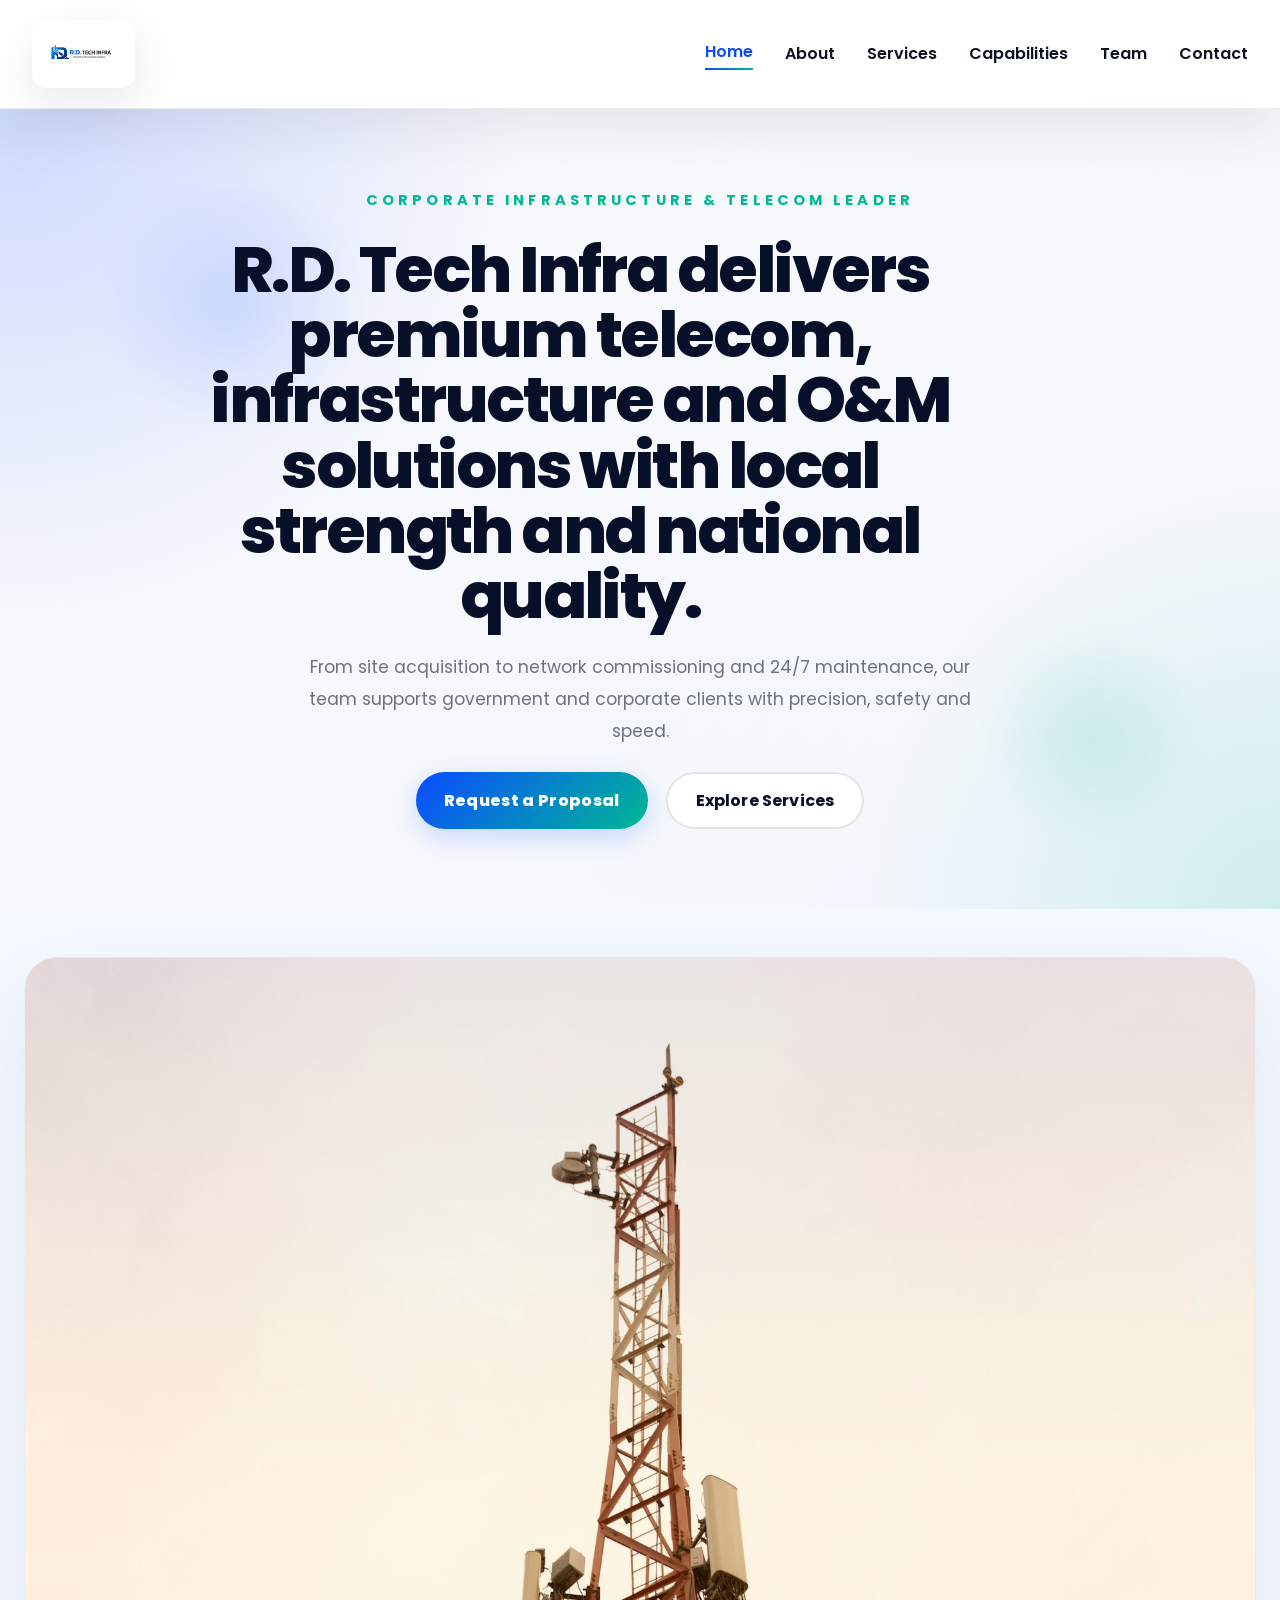
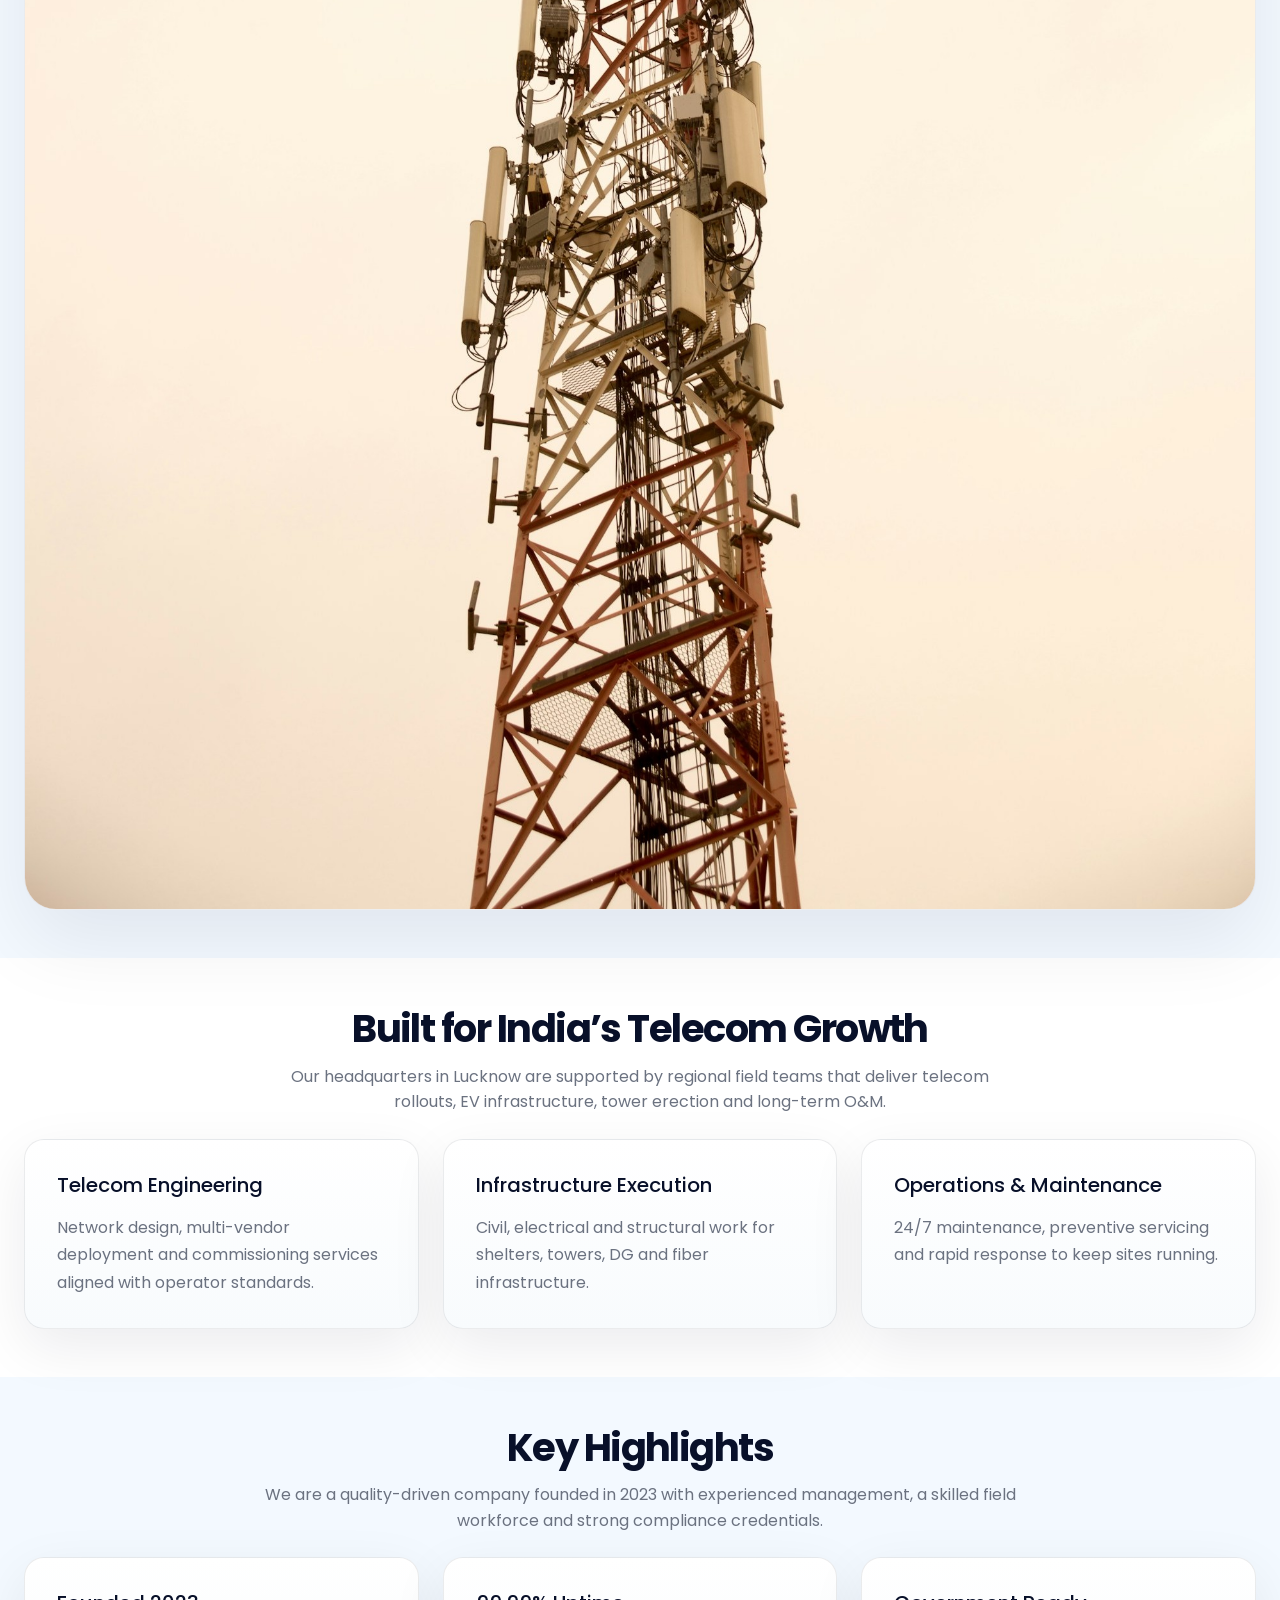
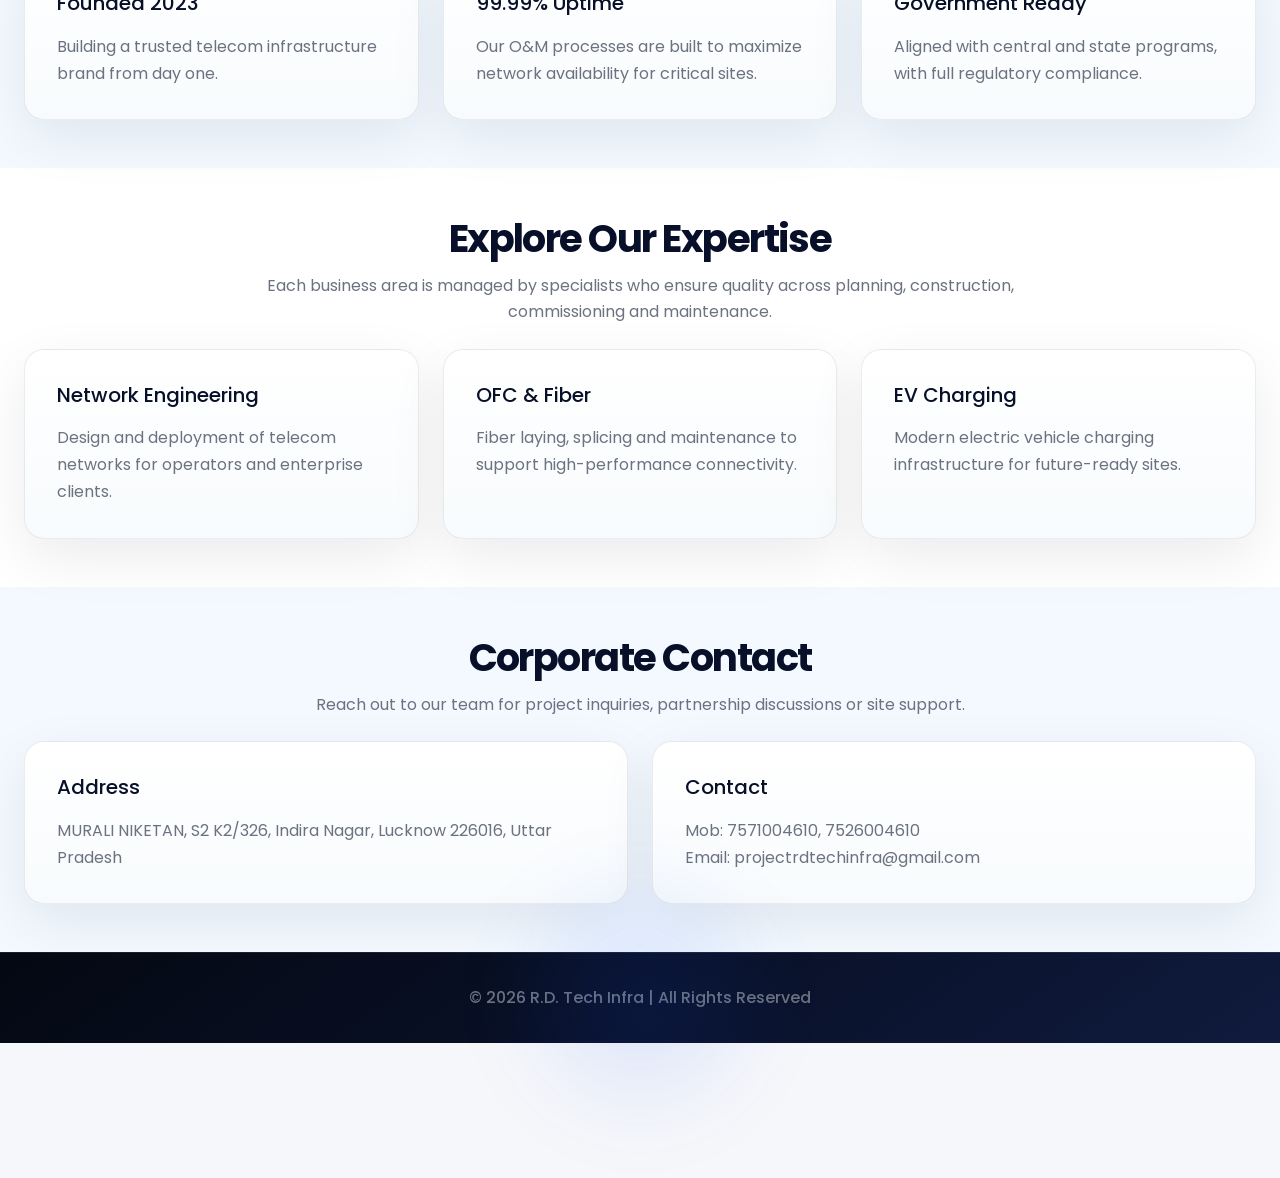
<file: index.html>
﻿<!DOCTYPE html>
<html lang="en">
<head>
<meta charset="UTF-8">
<meta name="viewport" content="width=device-width, initial-scale=1.0">
<title>R.D. Tech Infra</title>
<link rel="stylesheet" href="styles.css">
</head>
<body>
<header>
    <div class="navbar">
        <img src="images/logo2.png" alt="R.D. Tech Infra" class="logo">
        <button class="nav-toggle" aria-expanded="false" aria-controls="primary-navigation" aria-label="Toggle navigation">☰</button>
        <nav id="primary-navigation" class="nav-links">
            <a href="index.html" class="active">Home</a>
            <a href="about.html">About</a>
            <a href="services.html">Services</a>
            <a href="capabilities.html">Capabilities</a>
            <a href="team.html">Team</a>
            <a href="contact.html">Contact</a>
        </nav>
    </div>
</header>

<section class="hero" id="home">
    <div class="hero-inner">
        <small>Corporate Infrastructure & Telecom Leader</small>
        <h1>R.D. Tech Infra delivers premium telecom, infrastructure and O&M solutions with local strength and national quality.</h1>
        <p>From site acquisition to network commissioning and 24/7 maintenance, our team supports government and corporate clients with precision, safety and speed.</p>
        <div class="hero-buttons">
            <a href="contact.html" class="btn-primary">Request a Proposal</a>
            <a href="services.html" class="btn-secondary">Explore Services</a>
        </div>
    </div>
</section>

<section class="section">
    <div class="page-banner">
        <img src="images/image3.jpg" alt="Mobile telecom tower infrastructure network">
    </div>
</section>

<section class="section">
    <div class="section-title">
        <h2>Built for India’s Telecom Growth</h2>
        <p>Our headquarters in Lucknow are supported by regional field teams that deliver telecom rollouts, EV infrastructure, tower erection and long-term O&M.</p>
    </div>
    <div class="grid-3">
        <div class="card"><h3>Telecom Engineering</h3><p>Network design, multi-vendor deployment and commissioning services aligned with operator standards.</p></div>
        <div class="card"><h3>Infrastructure Execution</h3><p>Civil, electrical and structural work for shelters, towers, DG and fiber infrastructure.</p></div>
        <div class="card"><h3>Operations & Maintenance</h3><p>24/7 maintenance, preventive servicing and rapid response to keep sites running.</p></div>
    </div>
</section>

<section class="section">
    <div class="section-title">
        <h2>Key Highlights</h2>
        <p>We are a quality-driven company founded in 2023 with experienced management, a skilled field workforce and strong compliance credentials.</p>
    </div>
    <div class="grid-3">
        <div class="card"><h3>Founded 2023</h3><p>Building a trusted telecom infrastructure brand from day one.</p></div>
        <div class="card"><h3>99.99% Uptime</h3><p>Our O&M processes are built to maximize network availability for critical sites.</p></div>
        <div class="card"><h3>Government Ready</h3><p>Aligned with central and state programs, with full regulatory compliance.</p></div>
    </div>
</section>

<section class="section">
    <div class="section-title">
        <h2>Explore Our Expertise</h2>
        <p>Each business area is managed by specialists who ensure quality across planning, construction, commissioning and maintenance.</p>
    </div>
    <div class="grid-3">
        <div class="card"><h3>Network Engineering</h3><p>Design and deployment of telecom networks for operators and enterprise clients.</p></div>
        <div class="card"><h3>OFC & Fiber</h3><p>Fiber laying, splicing and maintenance to support high-performance connectivity.</p></div>
        <div class="card"><h3>EV Charging</h3><p>Modern electric vehicle charging infrastructure for future-ready sites.</p></div>
    </div>
</section>

<section class="section">
    <div class="section-title">
        <h2>Corporate Contact</h2>
        <p>Reach out to our team for project inquiries, partnership discussions or site support.</p>
    </div>
    <div class="grid-2">
        <div class="card">
            <h3>Address</h3>
            <p>MURALI NIKETAN, S2 K2/326, Indira Nagar, Lucknow 226016, Uttar Pradesh</p>
        </div>
        <div class="card">
            <h3>Contact</h3>
            <p>Mob: 7571004610, 7526004610<br>Email: <a href="mailto:projectrdtechinfra@gmail.com">projectrdtechinfra@gmail.com</a></p>
        </div>
    </div>
</section>

<footer>
    <p>© 2026 R.D. Tech Infra | All Rights Reserved</p>
</footer>

<button class="back-to-top" aria-label="Scroll to top" onclick="window.scrollTo({top: 0, behavior: 'smooth'})">↑</button>

<script>
window.addEventListener('scroll', function() {
    const backToTop = document.querySelector('.back-to-top');
    if (window.pageYOffset > 300) {
        backToTop.classList.add('show');
    } else {
        backToTop.classList.remove('show');
    }
});
// Mobile nav toggle
(function(){
    const btn = document.querySelector('.nav-toggle');
    const nav = document.querySelector('.nav-links');
    if (!btn || !nav) return;
    btn.addEventListener('click', function(){
        const expanded = this.getAttribute('aria-expanded') === 'true';
        this.setAttribute('aria-expanded', String(!expanded));
        nav.classList.toggle('open');
    });
})();
</script>
</body>
</html>
</file>
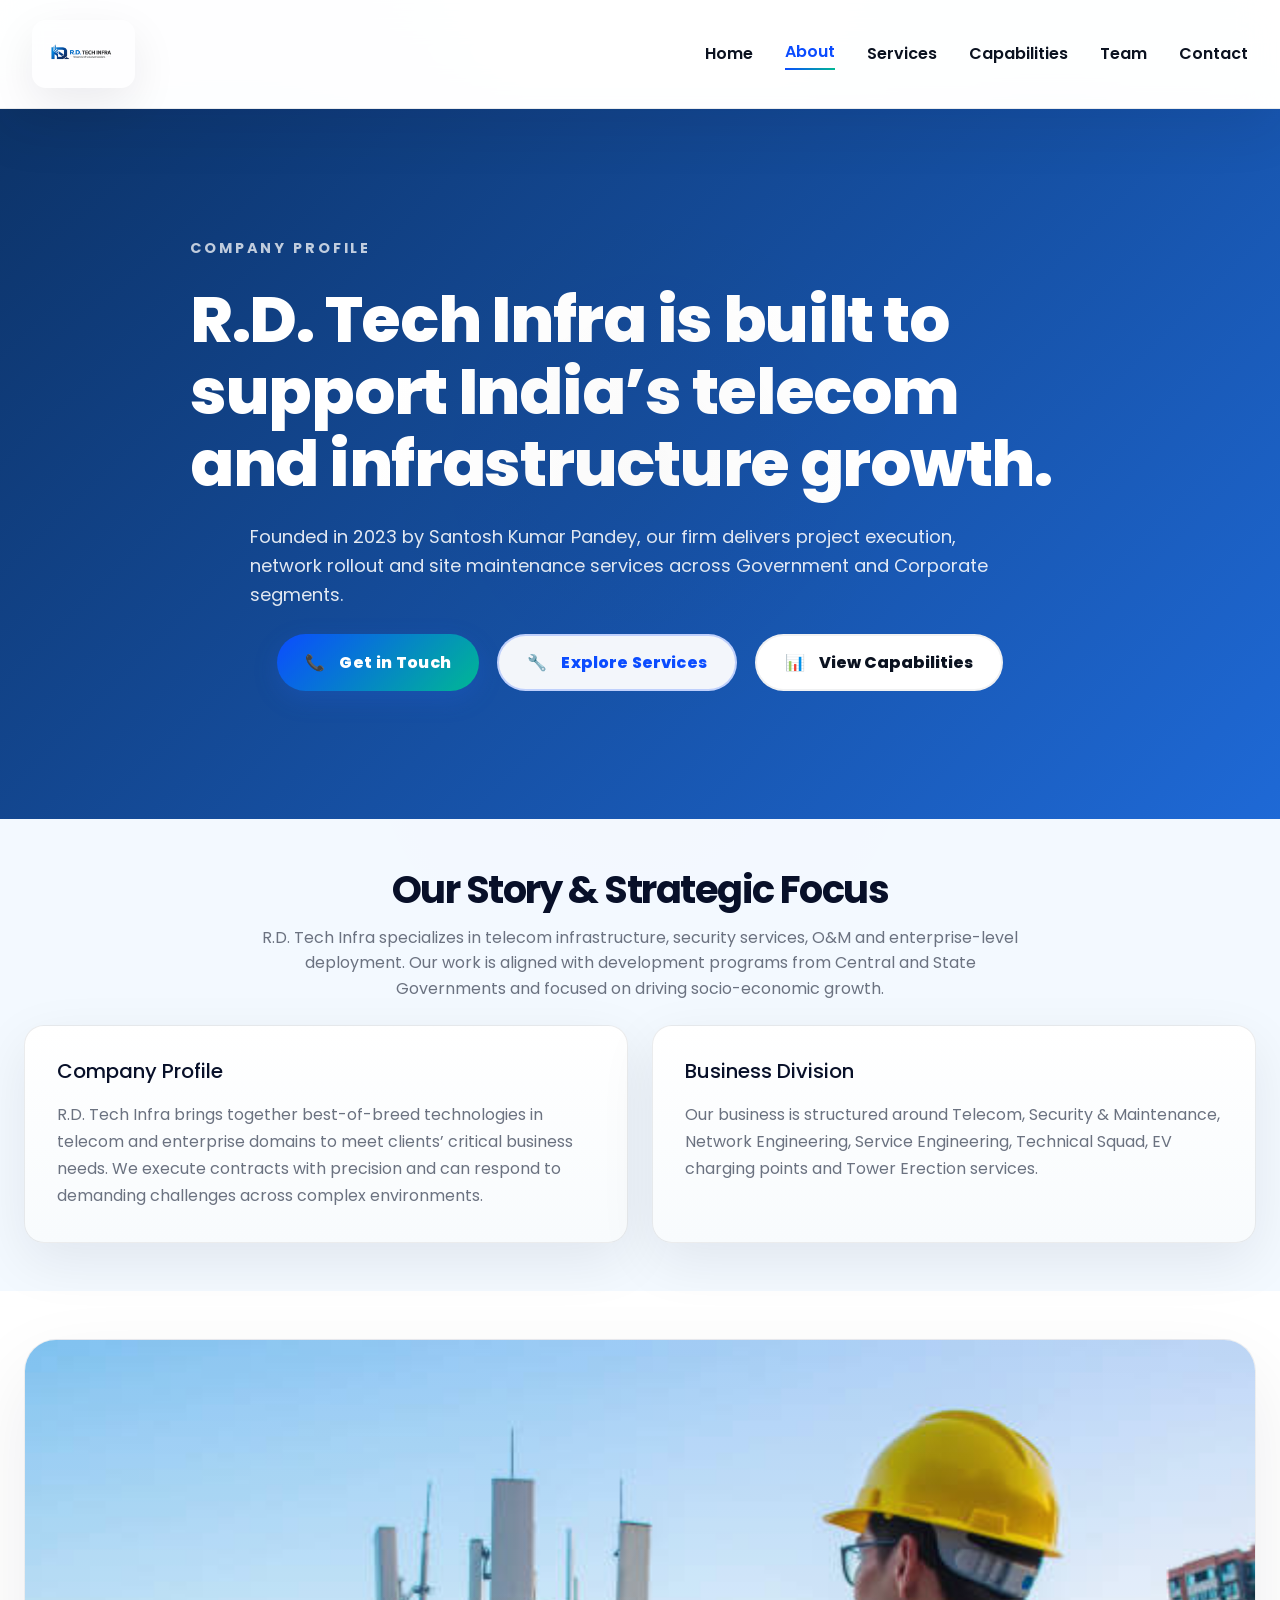
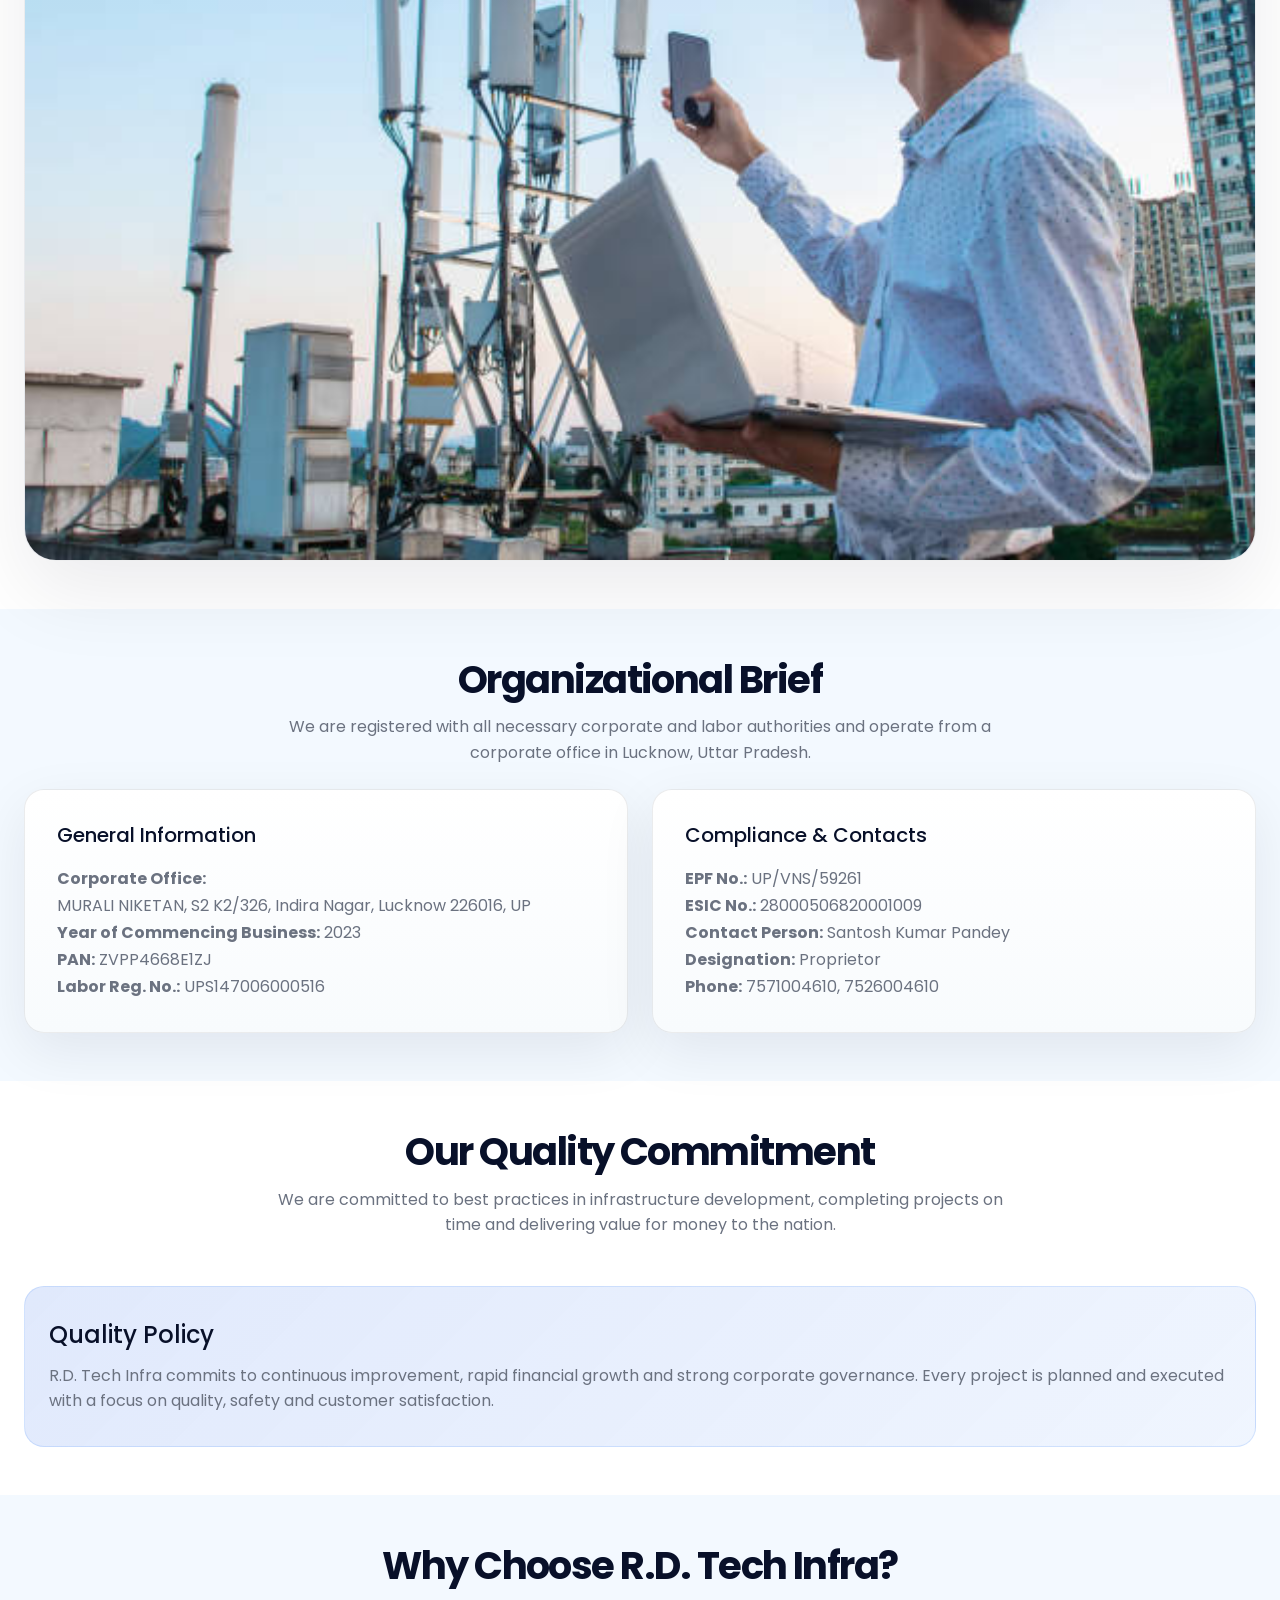
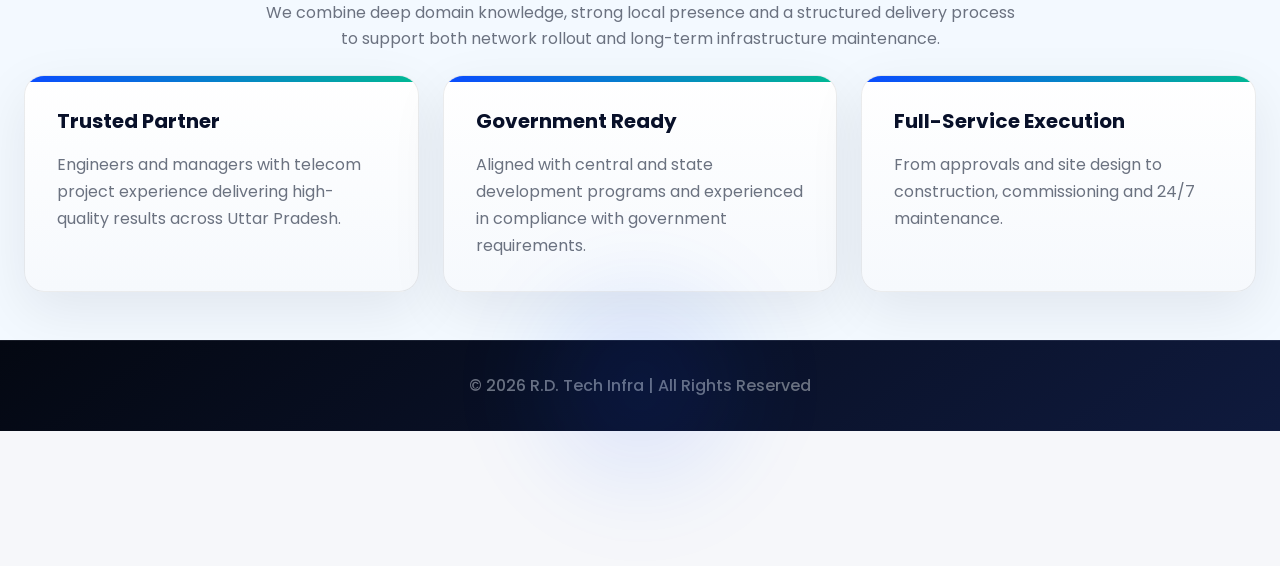
<file: about.html>
<!DOCTYPE html>
<html lang="en">
<head>
<meta charset="UTF-8">
<meta name="viewport" content="width=device-width, initial-scale=1.0">
<title>About | R.D. Tech Infra</title>
<link rel="stylesheet" href="styles.css">
</head>
<body>
<header>
    <div class="navbar">
        <img src="images/logo2.png" alt="R.D. Tech Infra" class="logo">
        <button class="nav-toggle" aria-expanded="false" aria-controls="primary-navigation" aria-label="Toggle navigation">☰</button>
        <nav id="primary-navigation" class="nav-links">
            <a href="index.html">Home</a>
            <a href="about.html" class="active">About</a>
            <a href="services.html">Services</a>
            <a href="capabilities.html">Capabilities</a>
            <a href="team.html">Team</a>
            <a href="contact.html">Contact</a>
        </nav>
    </div>
</header>
<section class="page-hero">
    <div class="page-hero-inner">
        <small>Company Profile</small>
        <h1>R.D. Tech Infra is built to support India’s telecom and infrastructure growth.</h1>
        <p>Founded in 2023 by Santosh Kumar Pandey, our firm delivers project execution, network rollout and site maintenance services across Government and Corporate segments.</p>
        <div class="hero-actions">
            <a href="contact.html" class="btn-primary">
                <span>📞</span> Get in Touch
            </a>
            <a href="services.html" class="btn-secondary">
                <span>🔧</span> Explore Services
            </a>
            <a href="capabilities.html" class="btn-ghost">
                <span>📊</span> View Capabilities
            </a>
        </div>
    </div>
</section>

<section class="section">
    <div class="section-title">
        <h2>Our Story & Strategic Focus</h2>
        <p>R.D. Tech Infra specializes in telecom infrastructure, security services, O&M and enterprise-level deployment. Our work is aligned with development programs from Central and State Governments and focused on driving socio-economic growth.</p>
    </div>
    <div class="grid-2">
        <div class="card">
            <h3>Company Profile</h3>
            <p>R.D. Tech Infra brings together best-of-breed technologies in telecom and enterprise domains to meet clients’ critical business needs. We execute contracts with precision and can respond to demanding challenges across complex environments.</p>
        </div>
        <div class="card">
            <h3>Business Division</h3>
            <p>Our business is structured around Telecom, Security & Maintenance, Network Engineering, Service Engineering, Technical Squad, EV charging points and Tower Erection services.</p>
        </div>
    </div>
</section>

<section class="section">
    <div class="page-banner">
        <img src="images/image4.jpg" alt="Professional team working on infrastructure project planning">
    </div>
</section>

<section class="section">
    <div class="section-title">
        <h2>Organizational Brief</h2>
        <p>We are registered with all necessary corporate and labor authorities and operate from a corporate office in Lucknow, Uttar Pradesh.</p>
    </div>
    <div class="grid-2">
        <div class="content-card">
            <h3>General Information</h3>
            <p><strong>Corporate Office:</strong><br>MURALI NIKETAN, S2 K2/326, Indira Nagar, Lucknow 226016, UP</p>
            <p><strong>Year of Commencing Business:</strong> 2023</p>
            <p><strong>PAN:</strong> ZVPP4668E1ZJ</p>
            <p><strong>Labor Reg. No.:</strong> UPS147006000516</p>
        </div>
        <div class="content-card">
            <h3>Compliance & Contacts</h3>
            <p><strong>EPF No.:</strong> UP/VNS/59261</p>
            <p><strong>ESIC No.:</strong> 28000506820001009</p>
            <p><strong>Contact Person:</strong> Santosh Kumar Pandey</p>
            <p><strong>Designation:</strong> Proprietor</p>
            <p><strong>Phone:</strong> 7571004610, 7526004610</p>
        </div>
    </div>
</section>

<section class="section">
    <div class="section-title">
        <h2>Our Quality Commitment</h2>
        <p>We are committed to best practices in infrastructure development, completing projects on time and delivering value for money to the nation.</p>
    </div>
    <div class="bottom-banner">
        <h3>Quality Policy</h3>
        <p>R.D. Tech Infra commits to continuous improvement, rapid financial growth and strong corporate governance. Every project is planned and executed with a focus on quality, safety and customer satisfaction.</p>
    </div>
</section>

<section class="section">
    <div class="section-title">
        <h2>Why Choose R.D. Tech Infra?</h2>
        <p>We combine deep domain knowledge, strong local presence and a structured delivery process to support both network rollout and long-term infrastructure maintenance.</p>
    </div>
    <div class="grid-3">
        <div class="feature-card"><h3>Trusted Partner</h3><p>Engineers and managers with telecom project experience delivering high-quality results across Uttar Pradesh.</p></div>
        <div class="feature-card"><h3>Government Ready</h3><p>Aligned with central and state development programs and experienced in compliance with government requirements.</p></div>
        <div class="feature-card"><h3>Full-Service Execution</h3><p>From approvals and site design to construction, commissioning and 24/7 maintenance.</p></div>
    </div>
</section>

<footer>
    <p>© 2026 R.D. Tech Infra | All Rights Reserved</p>
</footer>

<button class="back-to-top" aria-label="Scroll to top" onclick="window.scrollTo({top: 0, behavior: 'smooth'})">↑</button>

<script>
window.addEventListener('scroll', function() {
    const backToTop = document.querySelector('.back-to-top');
    if (window.pageYOffset > 300) {
        backToTop.classList.add('show');
    } else {
        backToTop.classList.remove('show');
    }
});
// Mobile nav toggle
(function(){
    const btn = document.querySelector('.nav-toggle');
    const nav = document.querySelector('.nav-links');
    if (!btn || !nav) return;
    btn.addEventListener('click', function(){
        const expanded = this.getAttribute('aria-expanded') === 'true';
        this.setAttribute('aria-expanded', String(!expanded));
        nav.classList.toggle('open');
    });
})();
</script>
</body>
</html>
</file>
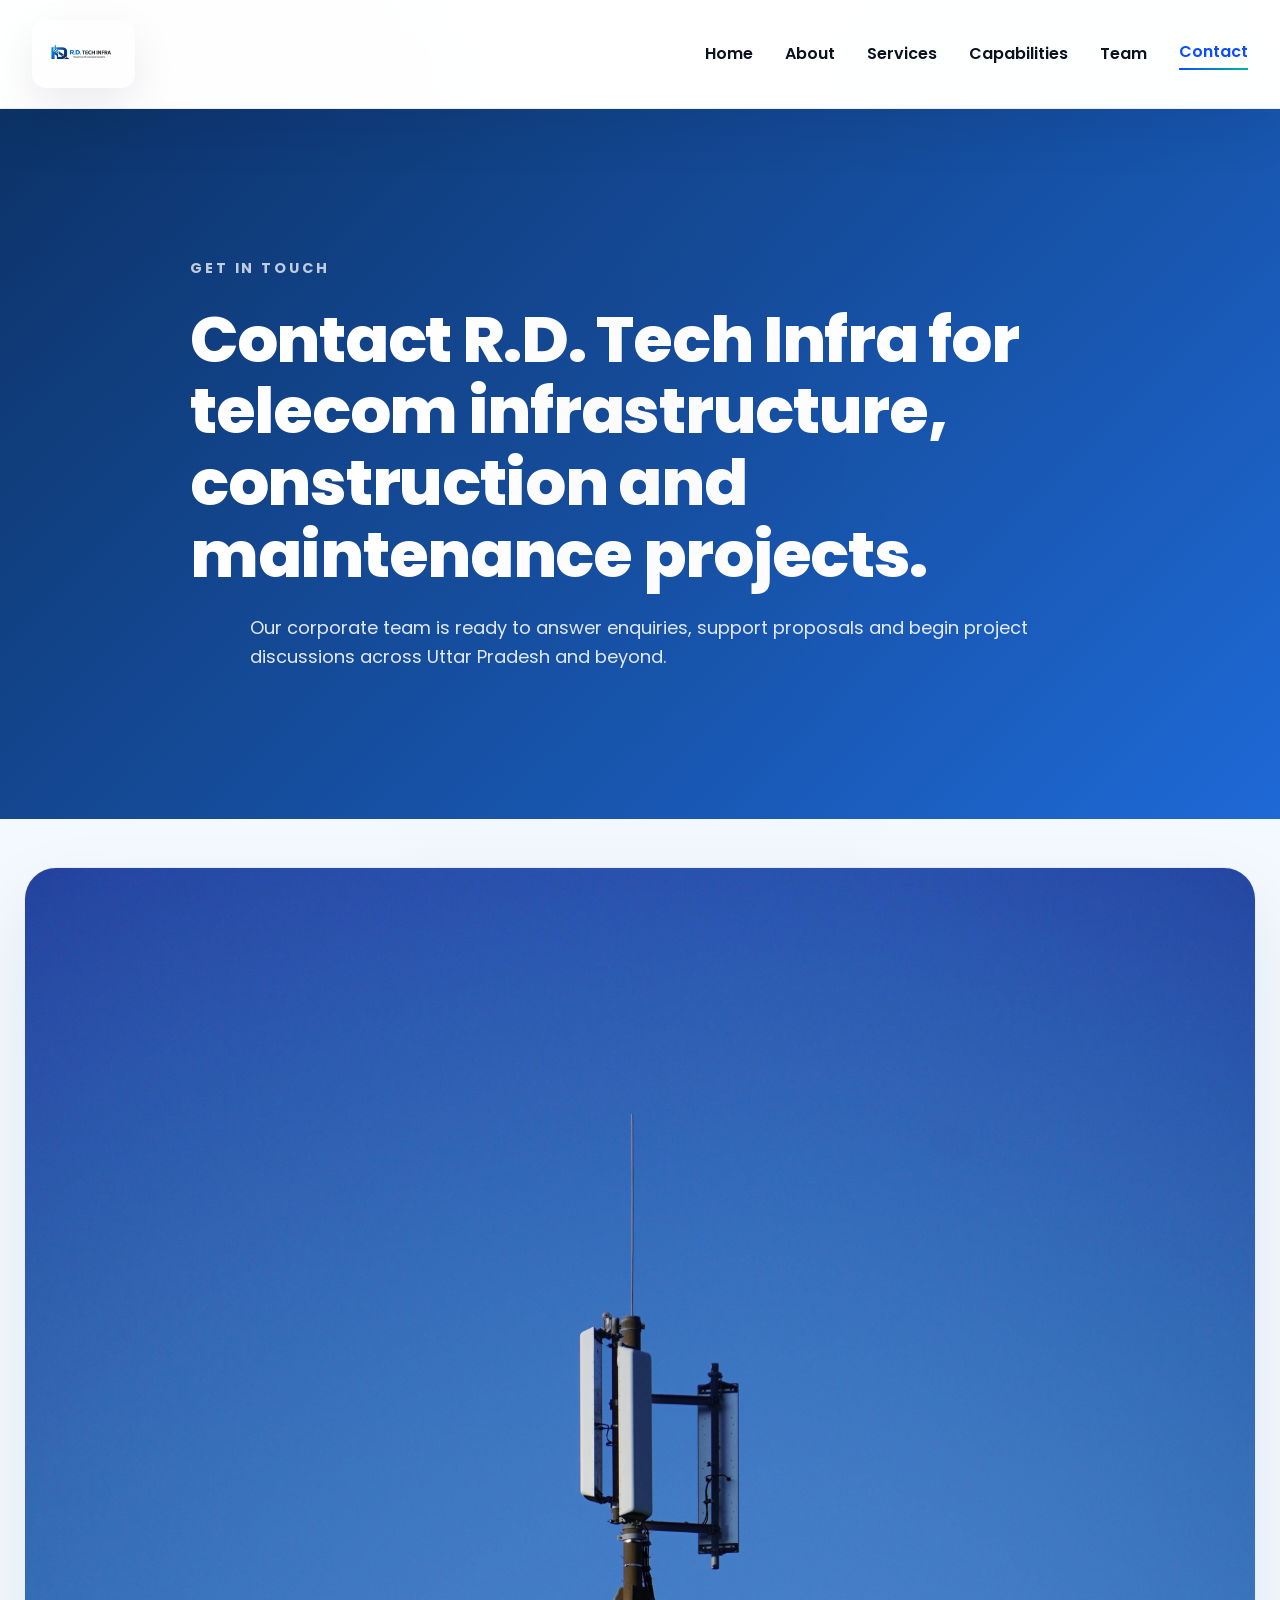
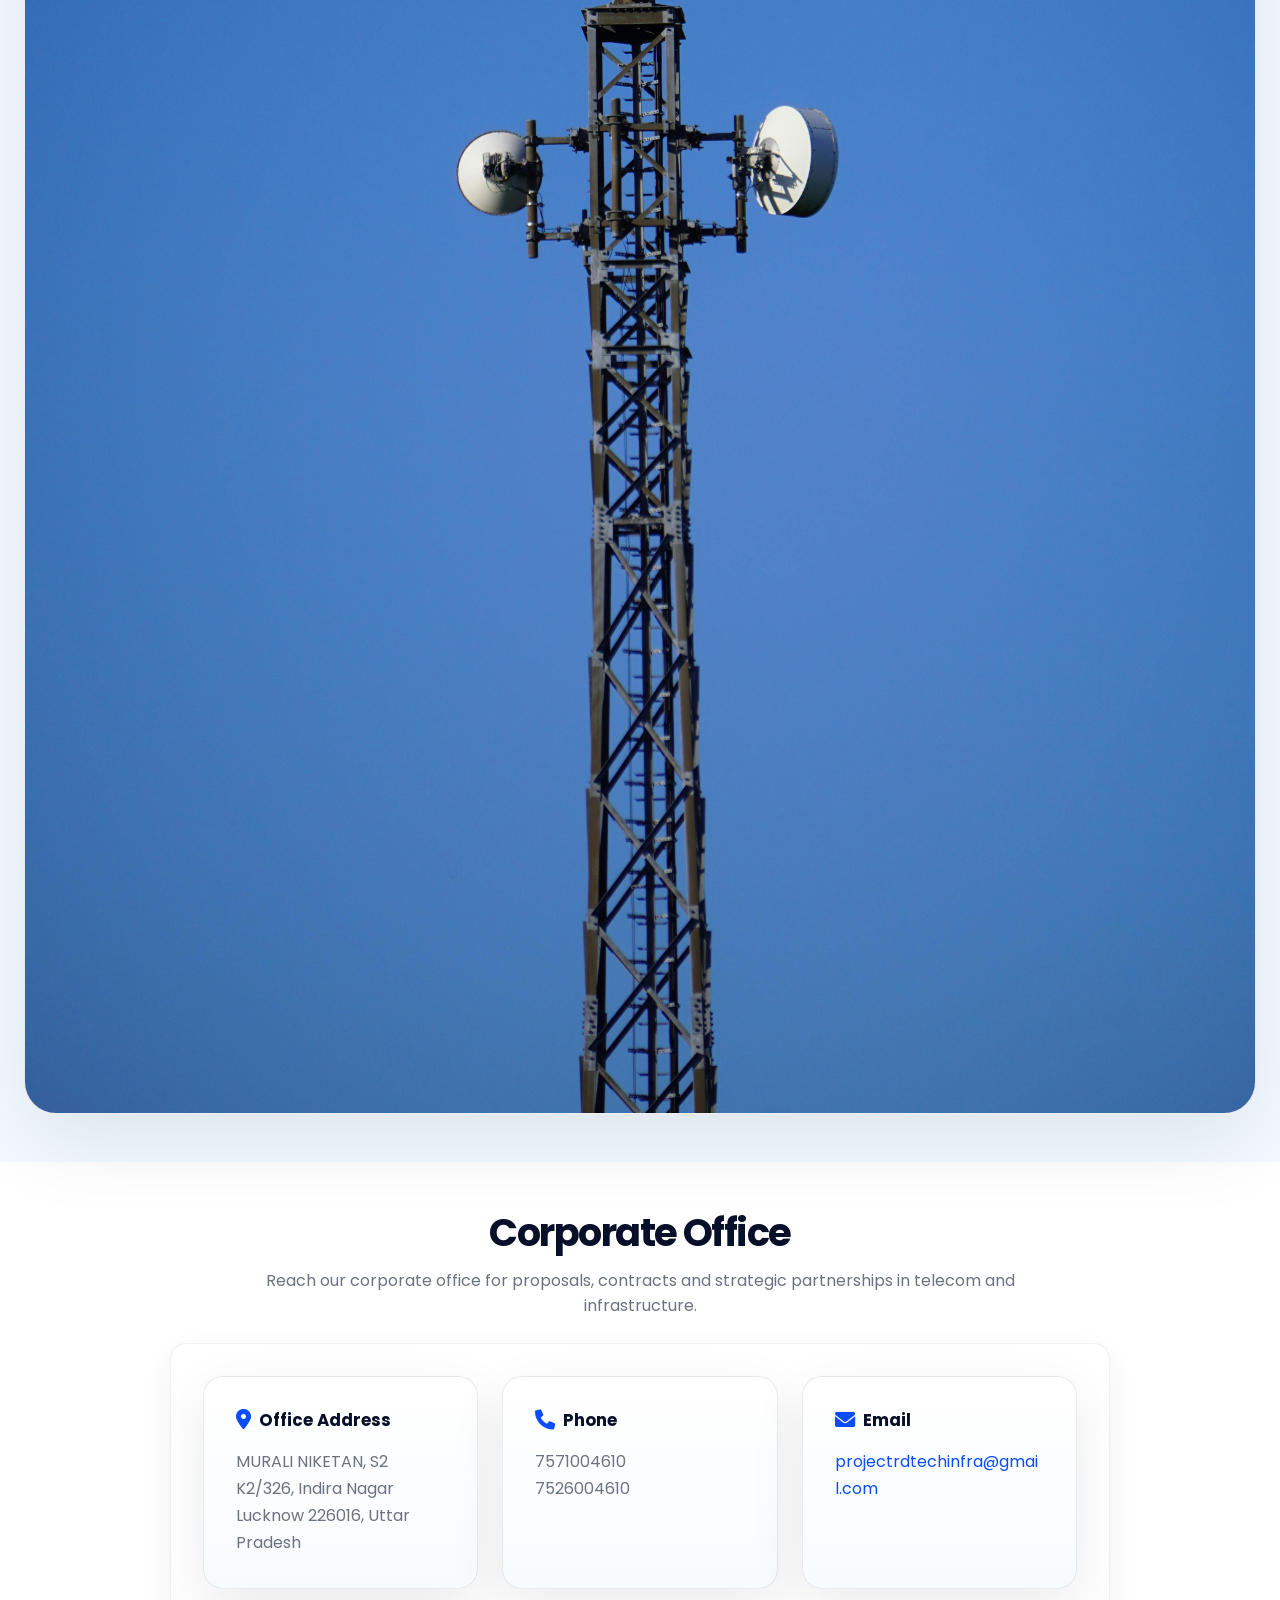
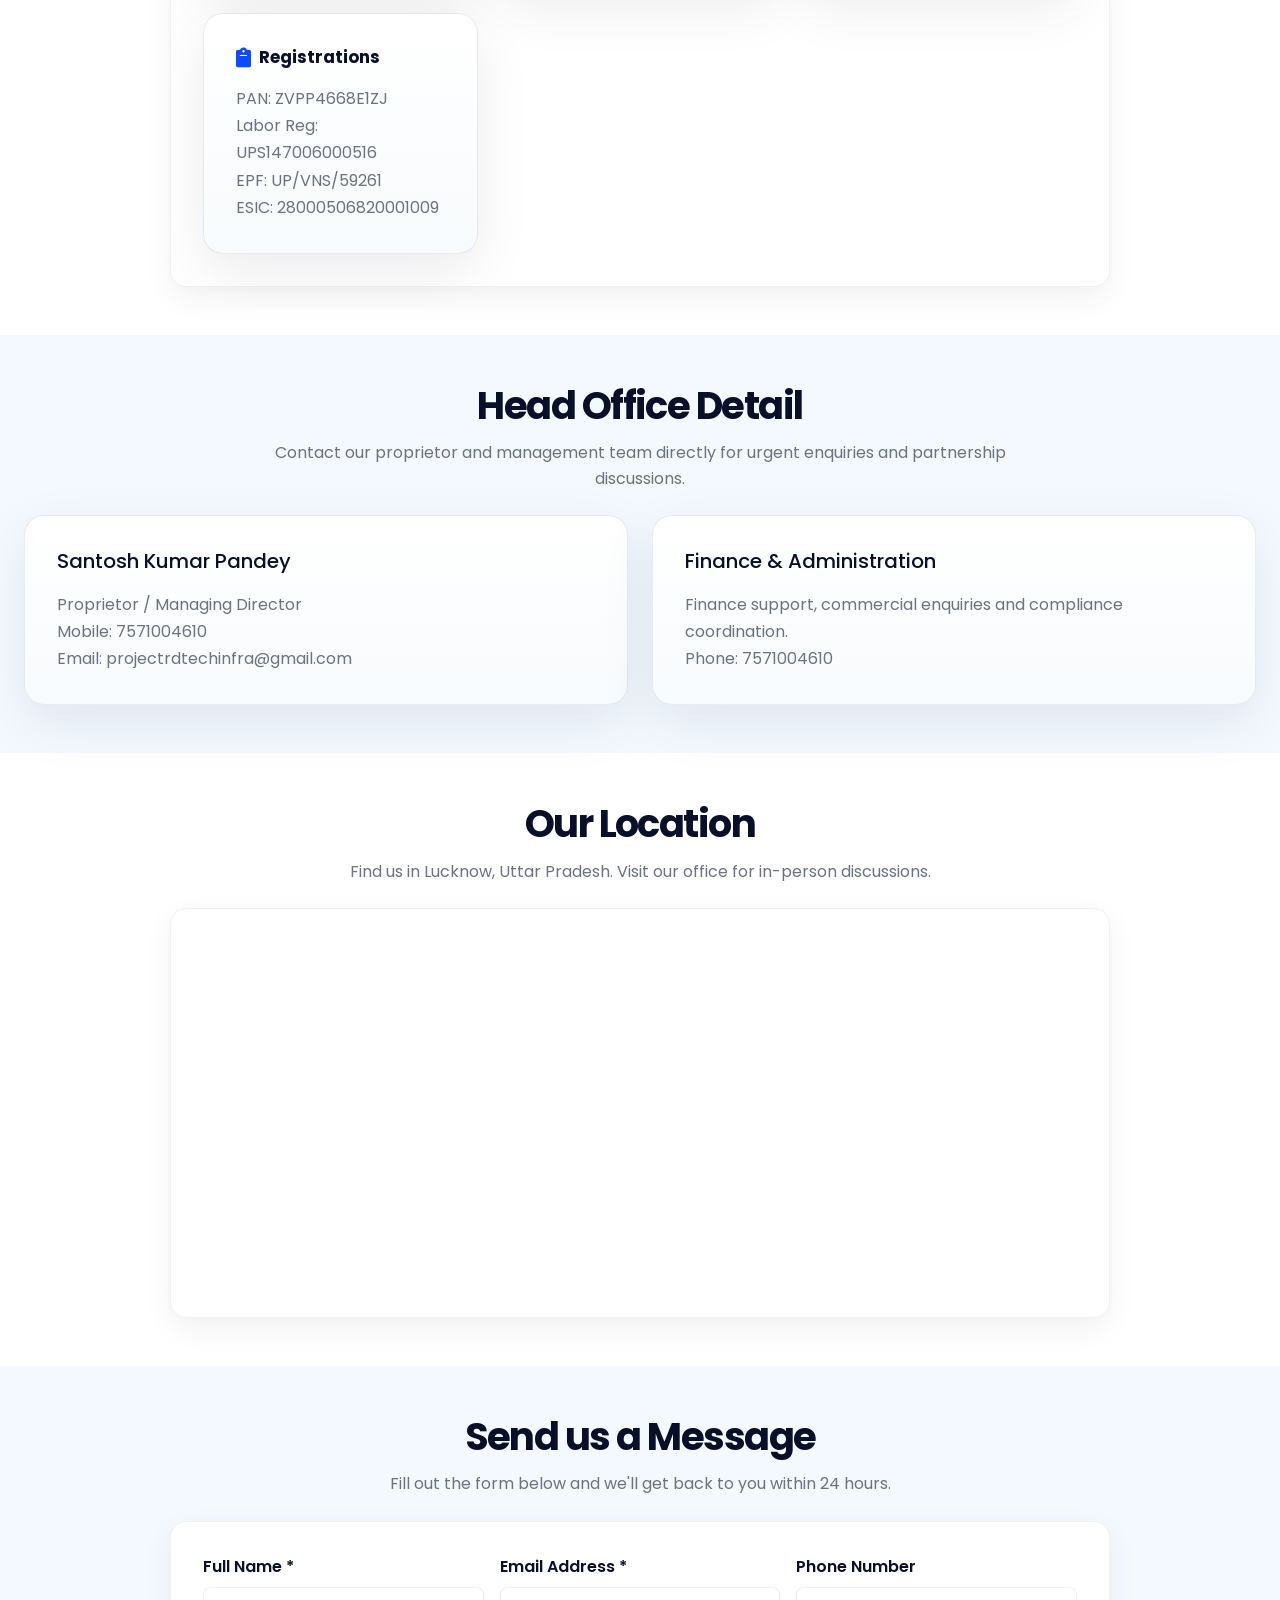
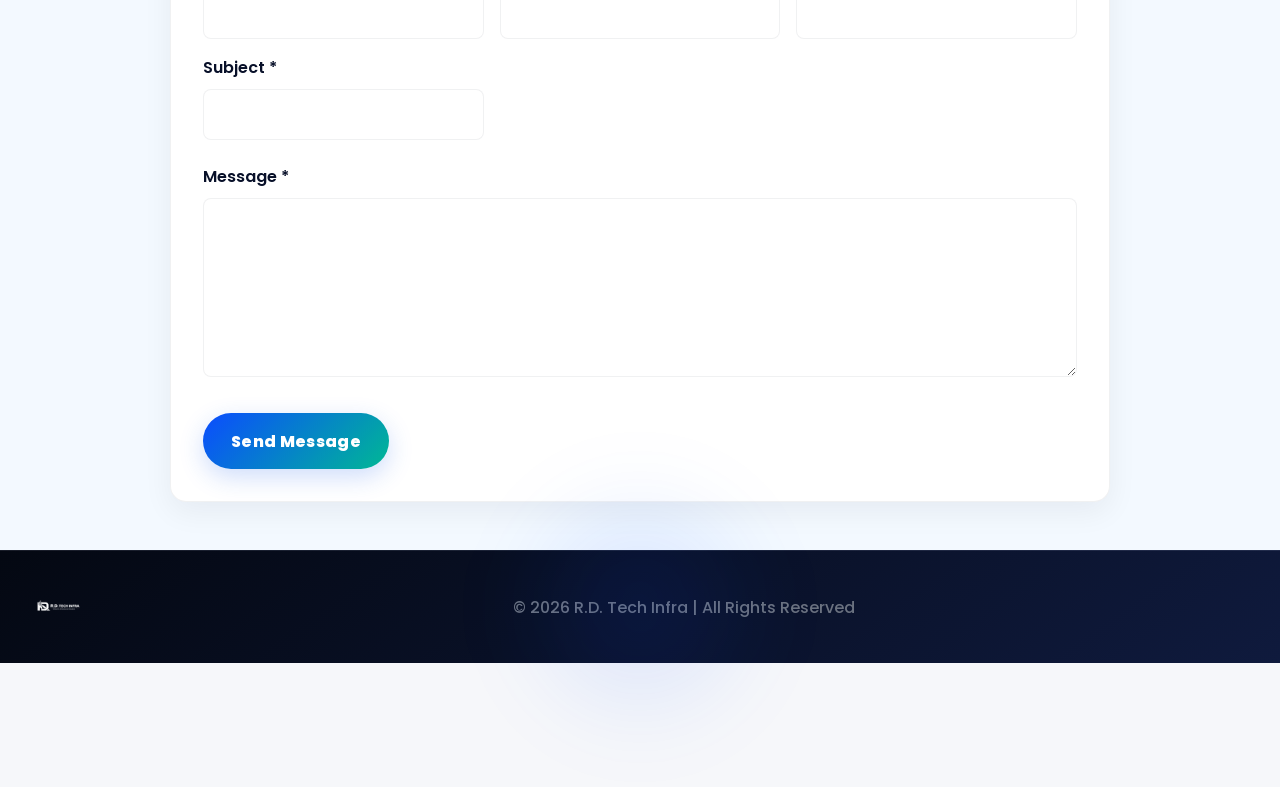
<file: contact.html>
<!DOCTYPE html>
<html lang="en">
<head>
<meta charset="UTF-8">
<meta name="viewport" content="width=device-width, initial-scale=1.0">
<title>Contact | R.D. Tech Infra</title>
<link rel="stylesheet" href="styles.css">
<link rel="stylesheet" href="https://cdnjs.cloudflare.com/ajax/libs/font-awesome/6.0.0/css/all.min.css">
</head>
<body>
<header>
    <div class="navbar">
        <img src="images/logo2.png" alt="R.D. Tech Infra" class="logo">
        <button class="nav-toggle" aria-expanded="false" aria-controls="primary-navigation" aria-label="Toggle navigation">☰</button>
        <nav id="primary-navigation" class="nav-links">
            <a href="index.html">Home</a>
            <a href="about.html">About</a>
            <a href="services.html">Services</a>
            <a href="capabilities.html">Capabilities</a>
            <a href="team.html">Team</a>
            <a href="contact.html" class="active">Contact</a>
        </nav>
    </div>
</header>
<section class="page-hero">
    <div class="page-hero-inner">
        <small>Get in Touch</small>
        <h1>Contact R.D. Tech Infra for telecom infrastructure, construction and maintenance projects.</h1>
        <p>Our corporate team is ready to answer enquiries, support proposals and begin project discussions across Uttar Pradesh and beyond.</p>
    </div>
</section>

<!-- CONTACT BANNER -->
<section class="section">
    <div class="page-banner">
        <img src="images/image2.jpg" alt="Telecom tower site inspection and field operations">
    </div>
</section>

<!-- CONTACT INFO -->
<section class="section">
    <div class="section-title">
        <h2>Corporate Office</h2>
        <p>Reach our corporate office for proposals, contracts and strategic partnerships in telecom and infrastructure.</p>
    </div>
    <div class="contact-card">
        <div class="contact-grid">
            <div class="contact-item">
                <h4><i class="fas fa-map-marker-alt"></i> Office Address</h4>
                <p>MURALI NIKETAN, S2 K2/326, Indira Nagar<br>Lucknow 226016, Uttar Pradesh</p>
            </div>
            <div class="contact-item">
                <h4><i class="fas fa-phone"></i> Phone</h4>
                <p>7571004610<br>7526004610</p>
            </div>
            <div class="contact-item">
                <h4><i class="fas fa-envelope"></i> Email</h4>
                <p><a href="mailto:projectrdtechinfra@gmail.com">projectrdtechinfra@gmail.com</a></p>
            </div>
            <div class="contact-item">
                <h4><i class="fas fa-clipboard"></i> Registrations</h4>
                <p>PAN: ZVPP4668E1ZJ<br>Labor Reg: UPS147006000516<br>EPF: UP/VNS/59261<br>ESIC: 28000506820001009</p>
            </div>
        </div>
    </div>
</section>

<section class="section">
    <div class="section-title">
        <h2>Head Office Detail</h2>
        <p>Contact our proprietor and management team directly for urgent enquiries and partnership discussions.</p>
    </div>
    <div class="grid-2">
        <div class="content-card">
            <h3>Santosh Kumar Pandey</h3>
            <p>Proprietor / Managing Director</p>
            <p>Mobile: 7571004610</p>
            <p>Email: <a href="mailto:projectrdtechinfra@gmail.com">projectrdtechinfra@gmail.com</a></p>
        </div>
        <div class="content-card">
            <h3>Finance & Administration</h3>
            <p>Finance support, commercial enquiries and compliance coordination.</p>
            <p>Phone: 7571004610</p>
        </div>
    </div>
</section>

<section class="section">
    <div class="section-title">
        <h2>Our Location</h2>
        <p>Find us in Lucknow, Uttar Pradesh. Visit our office for in-person discussions.</p>
    </div>
    <div class="map-container">
        <iframe src="https://www.google.com/maps/embed?pb=!1m18!1m12!1m3!1d3579.123456789012!2d80.9462!3d26.8467!2m3!1f0!2f0!3f0!3m2!1i1024!2i768!4f13.1!3m3!1m2!1s0x399bf9e9e9e9e9e9%3A0x9e9e9e9e9e9e9e9!2sMURALI%20NIKETAN%2C%20S2%20K2%2F326%2C%20Indira%20Nagar%2C%20Lucknow%2C%20Uttar%20Pradesh%20226016!5e0!3m2!1sen!2sin!4v1710000000000!5m2!1sen!2sin" width="100%" height="400" style="border:0;" allowfullscreen="" loading="lazy" referrerpolicy="no-referrer-when-downgrade"></iframe>
    </div>
</section>

<section class="section">
    <div class="section-title">
        <h2>Send us a Message</h2>
        <p>Fill out the form below and we'll get back to you within 24 hours.</p>
    </div>
    <div class="contact-card">
        <form class="contact-form" action="#" method="post">
            <div class="form-grid">
                <div class="form-group">
                    <label for="name">Full Name *</label>
                    <input type="text" id="name" name="name" required>
                </div>
                <div class="form-group">
                    <label for="email">Email Address *</label>
                    <input type="email" id="email" name="email" required>
                </div>
                <div class="form-group">
                    <label for="phone">Phone Number</label>
                    <input type="tel" id="phone" name="phone">
                </div>
                <div class="form-group">
                    <label for="subject">Subject *</label>
                    <input type="text" id="subject" name="subject" required>
                </div>
            </div>
            <div class="form-group">
                <label for="message">Message *</label>
                <textarea id="message" name="message" rows="6" required></textarea>
            </div>
            <div class="form-actions">
                <button type="submit" class="btn-primary">Send Message</button>
            </div>
        </form>
    </div>
</section>

<footer>
    <div class="footer-content">
        <img src="images/logo2.png" alt="R.D. Tech Infra Logo" class="footer-logo">
        <p>© 2026 R.D. Tech Infra | All Rights Reserved</p>
    </div>
</footer>

<button class="back-to-top" aria-label="Scroll to top" onclick="window.scrollTo({top: 0, behavior: 'smooth'})">↑</button>

<script>
window.addEventListener('scroll', function() {
    const backToTop = document.querySelector('.back-to-top');
    if (window.pageYOffset > 300) {
        backToTop.classList.add('show');
    } else {
        backToTop.classList.remove('show');
    }
});
// Mobile nav toggle
(function(){
    const btn = document.querySelector('.nav-toggle');
    const nav = document.querySelector('.nav-links');
    if (!btn || !nav) return;
    btn.addEventListener('click', function(){
        const expanded = this.getAttribute('aria-expanded') === 'true';
        this.setAttribute('aria-expanded', String(!expanded));
        nav.classList.toggle('open');
    });
})();
</script>
</body>
</html>
</file>
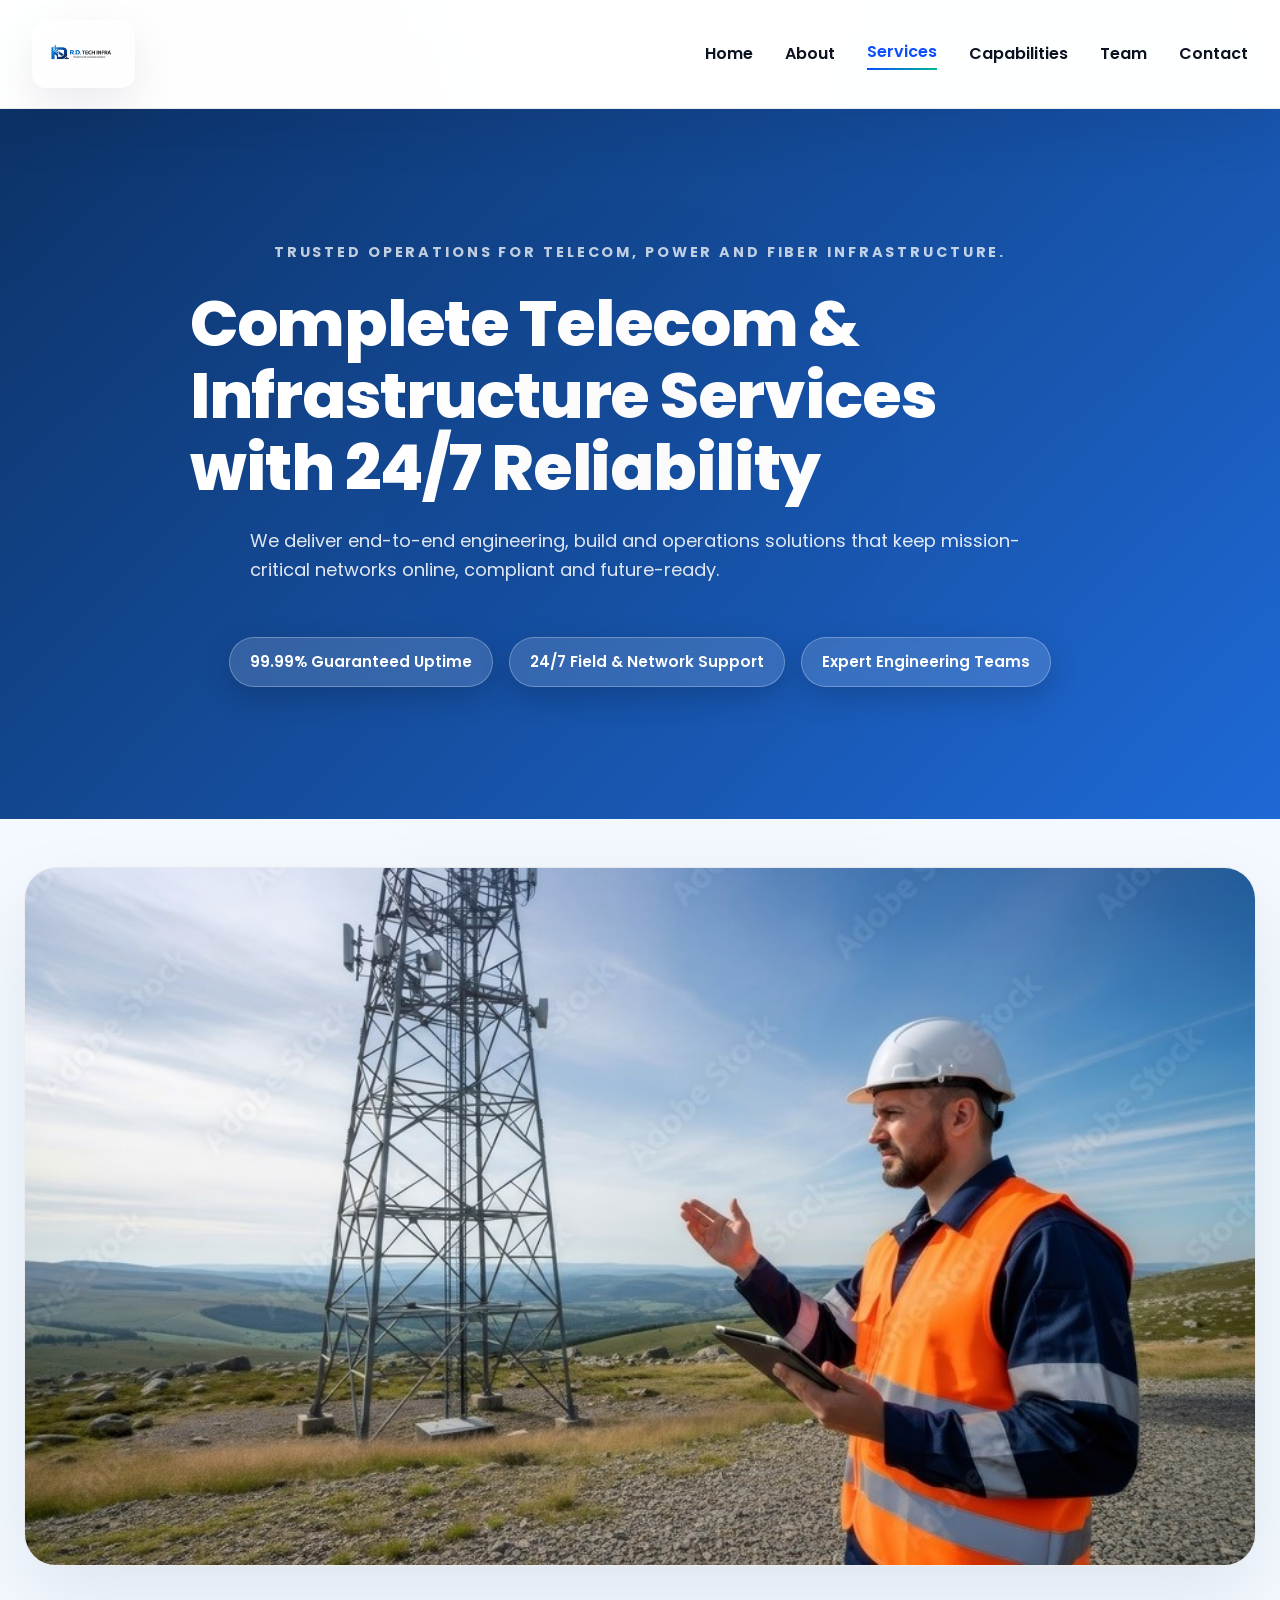
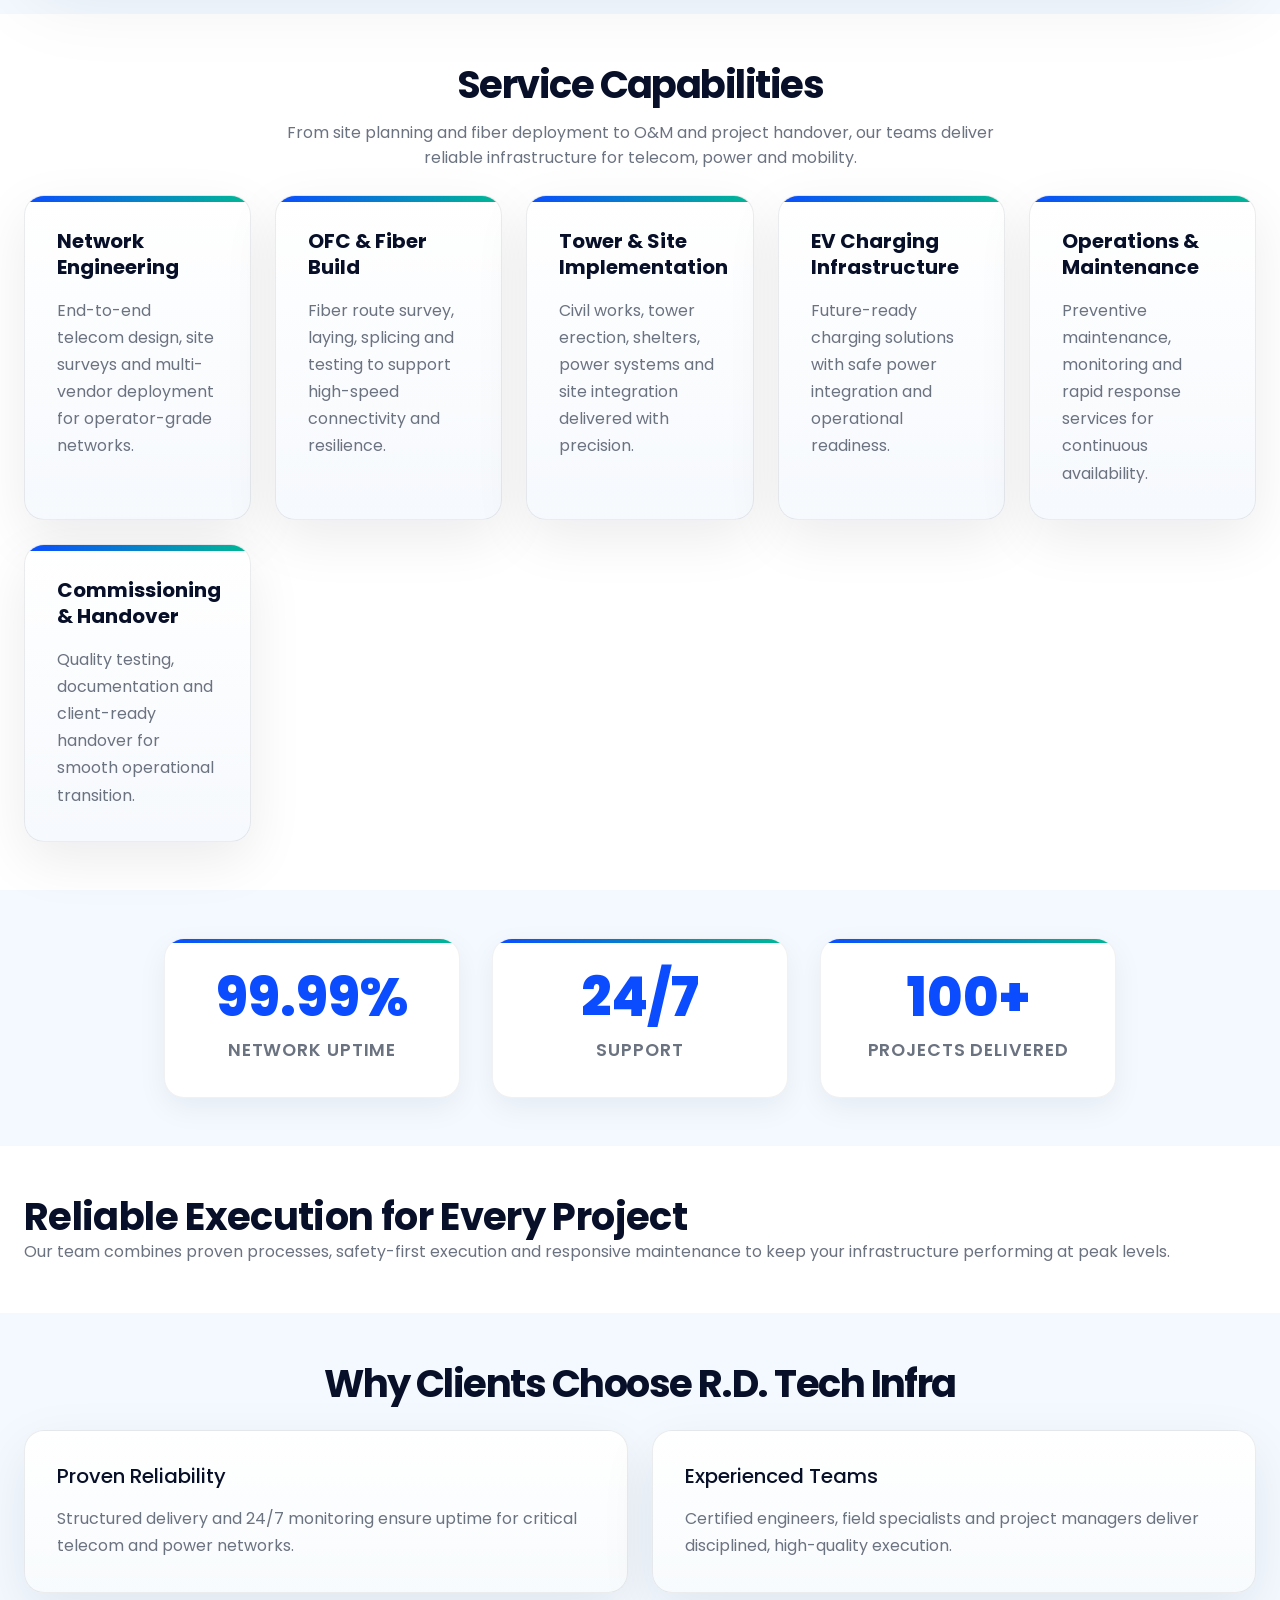
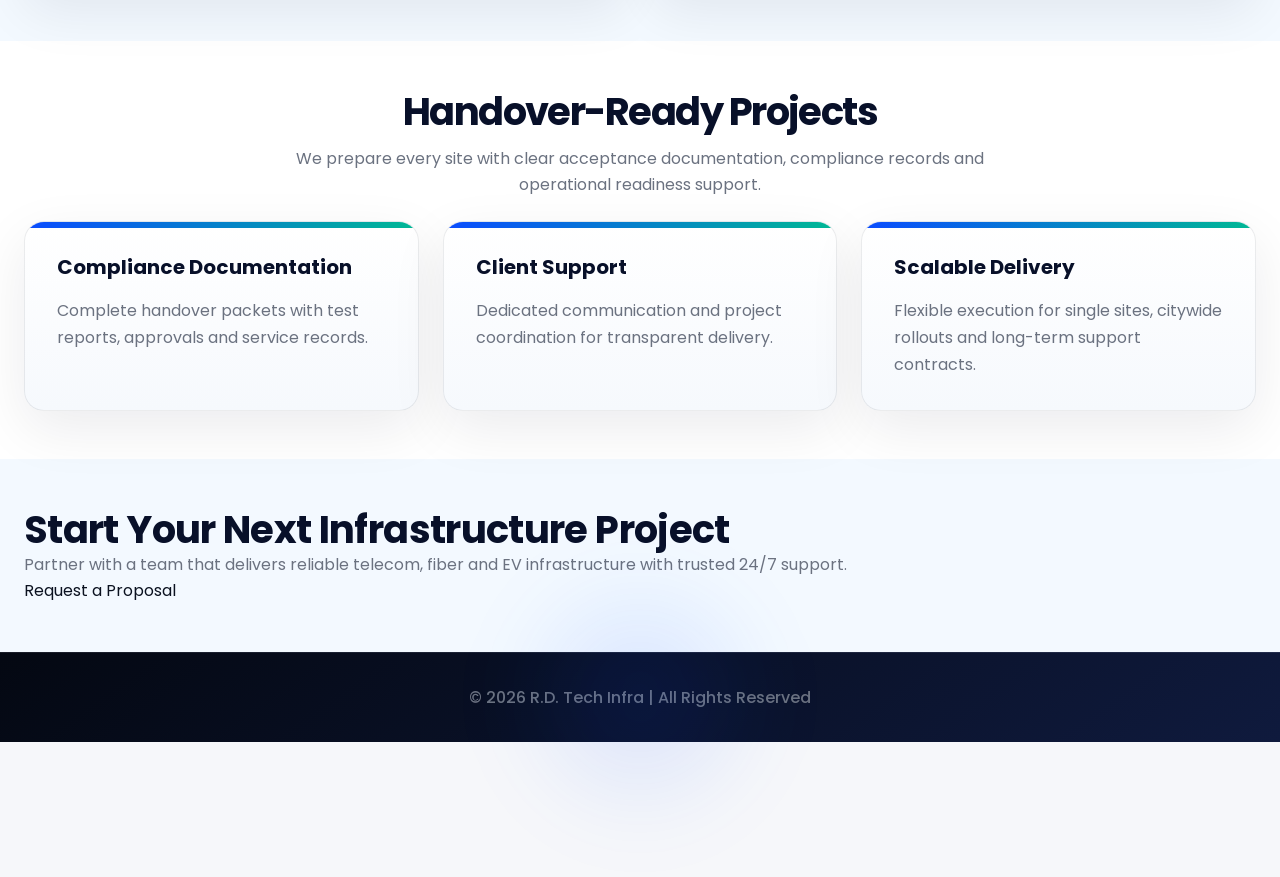
<file: services.html>
<!DOCTYPE html>
<html lang="en">
<head>
<meta charset="UTF-8">
<meta name="viewport" content="width=device-width, initial-scale=1.0">
<title>Services | R.D. Tech Infra</title>
<link rel="stylesheet" href="styles.css">
</head>

<body>

<header>
    <div class="navbar">
        <img src="images/logo2.png" alt="R.D. Tech Infra" class="logo">
        <button class="nav-toggle" aria-expanded="false" aria-controls="primary-navigation" aria-label="Toggle navigation">☰</button>
        <nav id="primary-navigation" class="nav-links">
            <a href="index.html">Home</a>
            <a href="about.html">About</a>
            <a href="services.html" class="active">Services</a>
            <a href="capabilities.html">Capabilities</a>
            <a href="team.html">Team</a>
            <a href="contact.html">Contact</a>
        </nav>
    </div>
</header>

<!-- HERO -->
<section class="page-hero">
    <div class="page-hero-inner">
        <p class="eyebrow">Trusted operations for telecom, power and fiber infrastructure.</p>
        <h1>Complete Telecom & Infrastructure Services with 24/7 Reliability</h1>
        <p>We deliver end-to-end engineering, build and operations solutions that keep mission-critical networks online, compliant and future-ready.</p>

        <div class="badges">
            <div class="badge">99.99% Guaranteed Uptime</div>
            <div class="badge">24/7 Field & Network Support</div>
            <div class="badge">Expert Engineering Teams</div>
        </div>
    </div>
</section>

<!-- SERVICES BANNER -->
<section class="section">
    <div class="page-banner">
        <img src="images/image5.jpg" alt="Telecom infrastructure and tower installation services">
    </div>
</section>

<!-- CORE SERVICES -->
<section class="section">
    <div class="section-title">
        <h2>Service Capabilities</h2>
        <p>From site planning and fiber deployment to O&M and project handover, our teams deliver reliable infrastructure for telecom, power and mobility.</p>
    </div>

    <div class="grid-3">
        <div class="feature-card"><h3>Network Engineering</h3><p>End-to-end telecom design, site surveys and multi-vendor deployment for operator-grade networks.</p></div>
        <div class="feature-card"><h3>OFC & Fiber Build</h3><p>Fiber route survey, laying, splicing and testing to support high-speed connectivity and resilience.</p></div>
        <div class="feature-card"><h3>Tower & Site Implementation</h3><p>Civil works, tower erection, shelters, power systems and site integration delivered with precision.</p></div>
        <div class="feature-card"><h3>EV Charging Infrastructure</h3><p>Future-ready charging solutions with safe power integration and operational readiness.</p></div>
        <div class="feature-card"><h3>Operations & Maintenance</h3><p>Preventive maintenance, monitoring and rapid response services for continuous availability.</p></div>
        <div class="feature-card"><h3>Commissioning & Handover</h3><p>Quality testing, documentation and client-ready handover for smooth operational transition.</p></div>
    </div>
</section>

<!-- STATS -->
<section class="section">
    <div class="stats">
        <div class="stat"><h3>99.99%</h3><p>Network Uptime</p></div>
        <div class="stat"><h3>24/7</h3><p>Support</p></div>
        <div class="stat"><h3>100+</h3><p>Projects Delivered</p></div>
    </div>
</section>

<!-- HIGHLIGHT -->
<section class="section">
    <div class="highlight-box">
        <h2>Reliable Execution for Every Project</h2>
        <p>Our team combines proven processes, safety-first execution and responsive maintenance to keep your infrastructure performing at peak levels.</p>
    </div>
</section>

<!-- VALUE -->
<section class="section">
    <div class="section-title">
        <h2>Why Clients Choose R.D. Tech Infra</h2>
    </div>

    <div class="grid-2">
        <div class="content-card">
            <h3>Proven Reliability</h3>
            <p>Structured delivery and 24/7 monitoring ensure uptime for critical telecom and power networks.</p>
        </div>
        <div class="content-card">
            <h3>Experienced Teams</h3>
            <p>Certified engineers, field specialists and project managers deliver disciplined, high-quality execution.</p>
        </div>
    </div>
</section>

<section class="section">
    <div class="section-title">
        <h2>Handover-Ready Projects</h2>
        <p>We prepare every site with clear acceptance documentation, compliance records and operational readiness support.</p>
    </div>

    <div class="grid-3">
        <div class="feature-card"><h3>Compliance Documentation</h3><p>Complete handover packets with test reports, approvals and service records.</p></div>
        <div class="feature-card"><h3>Client Support</h3><p>Dedicated communication and project coordination for transparent delivery.</p></div>
        <div class="feature-card"><h3>Scalable Delivery</h3><p>Flexible execution for single sites, citywide rollouts and long-term support contracts.</p></div>
    </div>
</section>

<!-- CTA -->
<section class="section">
    <div class="cta">
        <h2>Start Your Next Infrastructure Project</h2>
        <p>Partner with a team that delivers reliable telecom, fiber and EV infrastructure with trusted 24/7 support.</p>
        <a href="contact.html">Request a Proposal</a>
    </div>
</section>

<footer>
    <p>© 2026 R.D. Tech Infra | All Rights Reserved</p>
</footer>

<button class="back-to-top" aria-label="Scroll to top" onclick="window.scrollTo({top: 0, behavior: 'smooth'})">↑</button>

<script>
window.addEventListener('scroll', function() {
    const backToTop = document.querySelector('.back-to-top');
    if (window.pageYOffset > 300) {
        backToTop.classList.add('show');
    } else {
        backToTop.classList.remove('show');
    }
});
// Mobile nav toggle
(function(){
    const btn = document.querySelector('.nav-toggle');
    const nav = document.querySelector('.nav-links');
    if (!btn || !nav) return;
    btn.addEventListener('click', function(){
        const expanded = this.getAttribute('aria-expanded') === 'true';
        this.setAttribute('aria-expanded', String(!expanded));
        nav.classList.toggle('open');
    });
})();
</script>

</body>
</html>
</file>
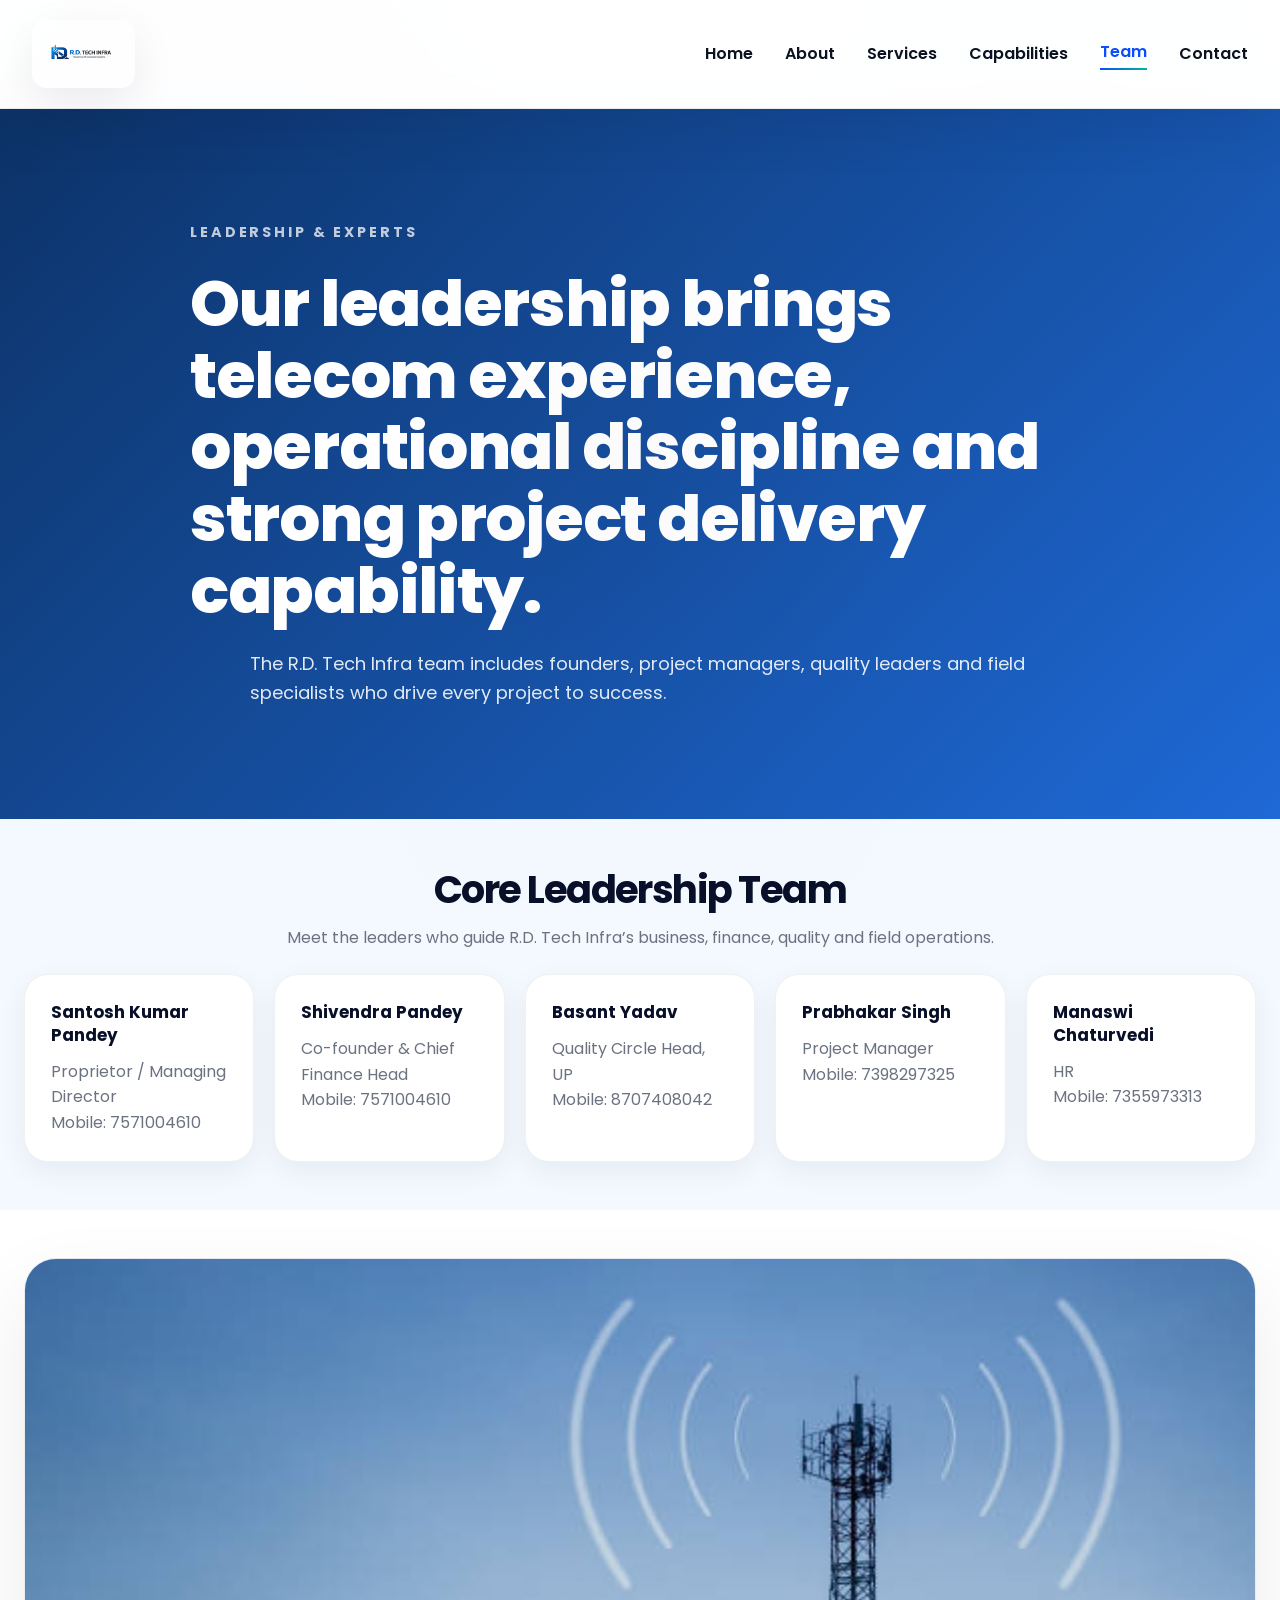
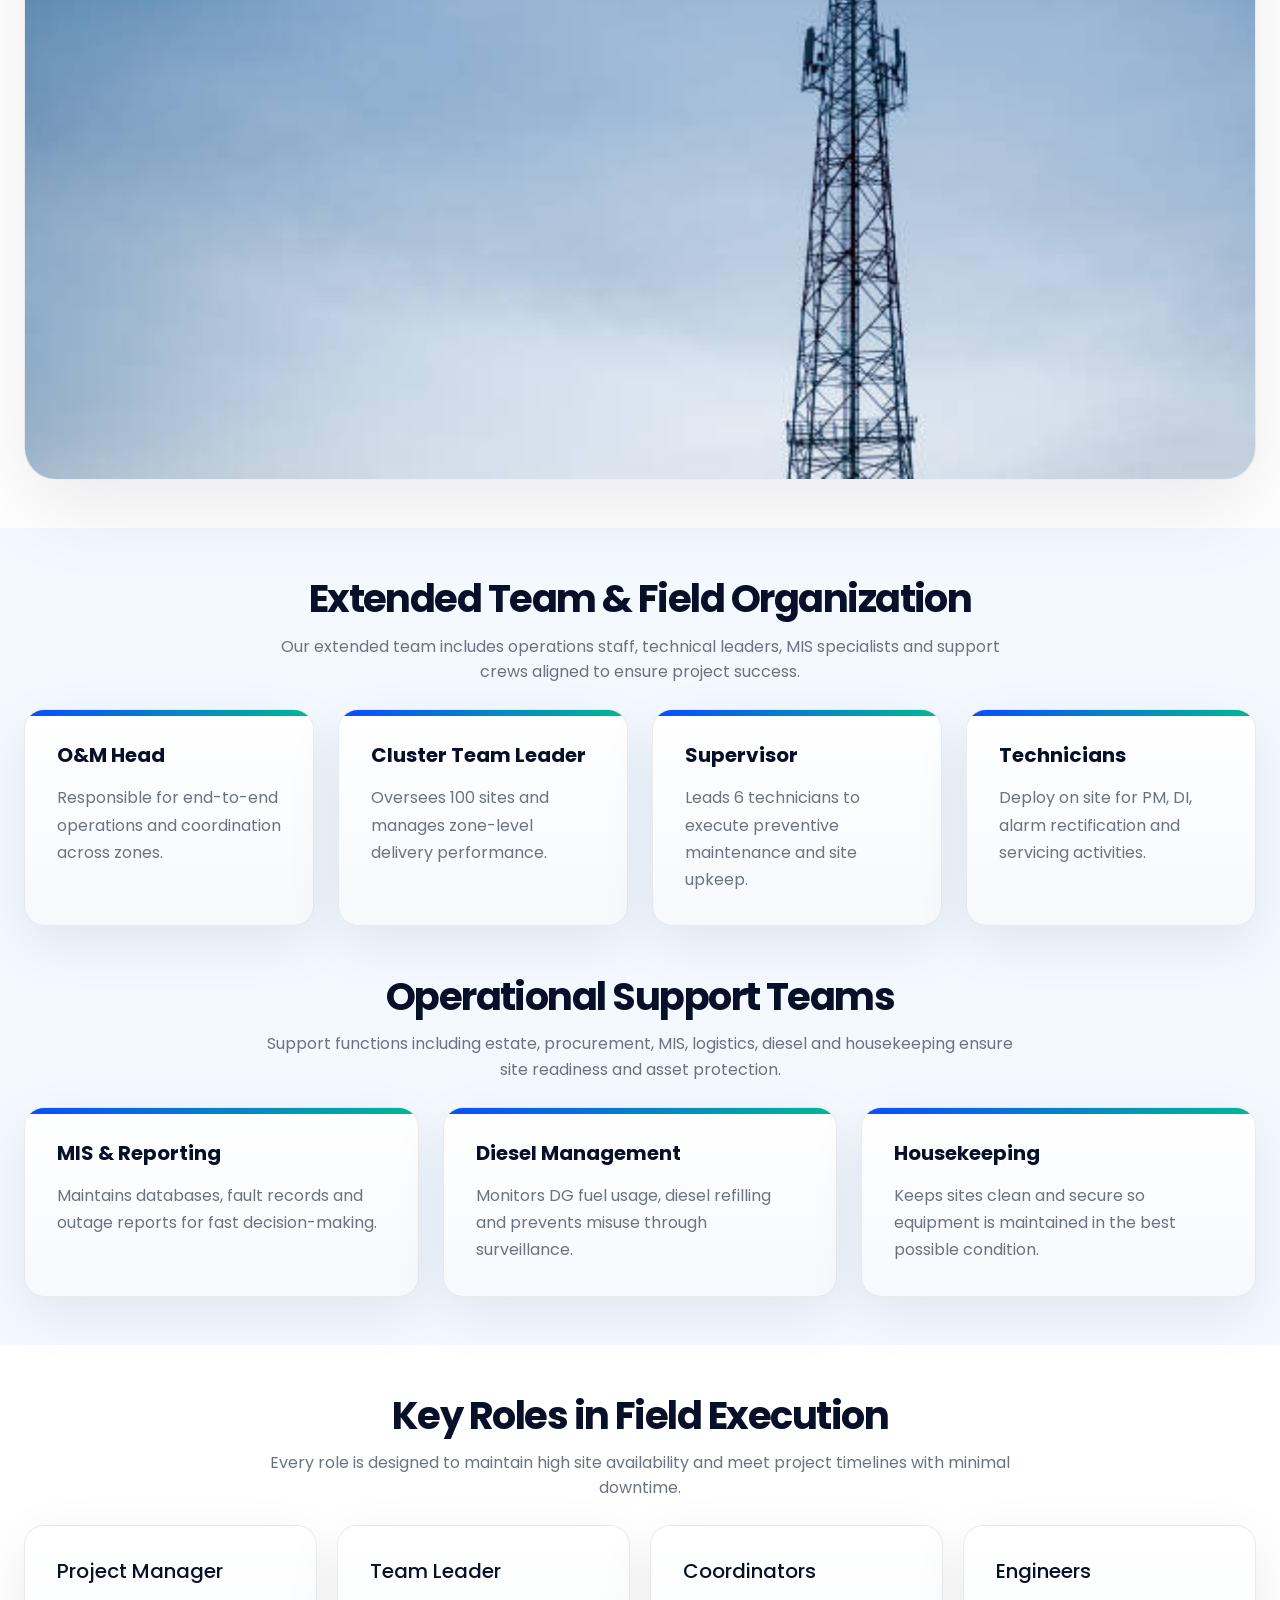
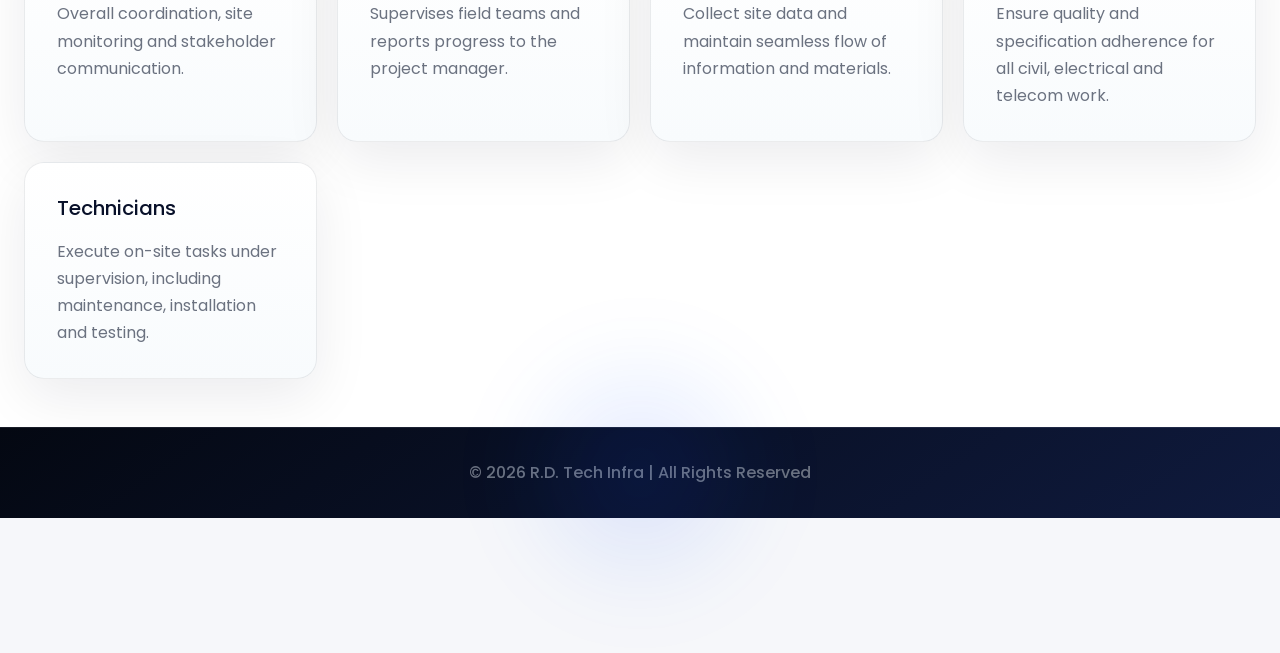
<file: team.html>
<!DOCTYPE html>
<html lang="en">
<head>
<meta charset="UTF-8">
<meta name="viewport" content="width=device-width, initial-scale=1.0">
<title>Team | R.D. Tech Infra</title>
<link rel="stylesheet" href="styles.css">
</head>
<body>
<header>
    <div class="navbar">
        <img src="images/logo2.png" alt="R.D. Tech Infra" class="logo">
        <button class="nav-toggle" aria-expanded="false" aria-controls="primary-navigation" aria-label="Toggle navigation">☰</button>
        <nav id="primary-navigation" class="nav-links">
            <a href="index.html">Home</a>
            <a href="about.html">About</a>
            <a href="services.html">Services</a>
            <a href="capabilities.html">Capabilities</a>
            <a href="team.html" class="active">Team</a>
            <a href="contact.html">Contact</a>
        </nav>
    </div>
</header>
<section class="page-hero">
    <div class="page-hero-inner">
        <small>Leadership & Experts</small>
        <h1>Our leadership brings telecom experience, operational discipline and strong project delivery capability.</h1>
        <p>The R.D. Tech Infra team includes founders, project managers, quality leaders and field specialists who drive every project to success.</p>
    </div>
</section>

<section class="section">
    <div class="section-title">
        <h2>Core Leadership Team</h2>
        <p>Meet the leaders who guide R.D. Tech Infra’s business, finance, quality and field operations.</p>
    </div>
    <div class="team">
        <div class="team-card"><h4>Santosh Kumar Pandey</h4><p>Proprietor / Managing Director</p><p>Mobile: 7571004610</p></div>
        <div class="team-card"><h4>Shivendra Pandey</h4><p>Co-founder & Chief Finance Head</p><p>Mobile: 7571004610</p></div>
        <div class="team-card"><h4>Basant Yadav</h4><p>Quality Circle Head, UP</p><p>Mobile: 8707408042</p></div>
        <div class="team-card"><h4>Prabhakar Singh</h4><p>Project Manager</p><p>Mobile: 7398297325</p></div>
        <div class="team-card"><h4>Manaswi Chaturvedi</h4><p>HR</p><p>Mobile: 7355973313</p></div>
    </div>
</section>

<section class="section">
    <div class="page-banner">
        <img src="images/image1.jpg" alt="Telecom field engineer with tablet accessing site data">
    </div>
</section>

<section class="section">
    <div class="section-title">
        <h2>Extended Team & Field Organization</h2>
        <p>Our extended team includes operations staff, technical leaders, MIS specialists and support crews aligned to ensure project success.</p>
    </div>
    <div class="grid-4">
        <div class="feature-card"><h3>O&M Head</h3><p>Responsible for end-to-end operations and coordination across zones.</p></div>
        <div class="feature-card"><h3>Cluster Team Leader</h3><p>Oversees 100 sites and manages zone-level delivery performance.</p></div>
        <div class="feature-card"><h3>Supervisor</h3><p>Leads 6 technicians to execute preventive maintenance and site upkeep.</p></div>
        <div class="feature-card"><h3>Technicians</h3><p>Deploy on site for PM, DI, alarm rectification and servicing activities.</p></div>
    </div>

    <div class="section-title" style="margin-top: 48px;">
        <h2>Operational Support Teams</h2>
        <p>Support functions including estate, procurement, MIS, logistics, diesel and housekeeping ensure site readiness and asset protection.</p>
    </div>
    <div class="grid-3">
        <div class="feature-card"><h3>MIS & Reporting</h3><p>Maintains databases, fault records and outage reports for fast decision-making.</p></div>
        <div class="feature-card"><h3>Diesel Management</h3><p>Monitors DG fuel usage, diesel refilling and prevents misuse through surveillance.</p></div>
        <div class="feature-card"><h3>Housekeeping</h3><p>Keeps sites clean and secure so equipment is maintained in the best possible condition.</p></div>
    </div>
</section>

<section class="section">
    <div class="section-title">
        <h2>Key Roles in Field Execution</h2>
        <p>Every role is designed to maintain high site availability and meet project timelines with minimal downtime.</p>
    </div>
    <div class="content-block">
        <div class="info-grid">
            <div class="content-card"><h3>Project Manager</h3><p>Overall coordination, site monitoring and stakeholder communication.</p></div>
            <div class="content-card"><h3>Team Leader</h3><p>Supervises field teams and reports progress to the project manager.</p></div>
            <div class="content-card"><h3>Coordinators</h3><p>Collect site data and maintain seamless flow of information and materials.</p></div>
            <div class="content-card"><h3>Engineers</h3><p>Ensure quality and specification adherence for all civil, electrical and telecom work.</p></div>
            <div class="content-card"><h3>Technicians</h3><p>Execute on-site tasks under supervision, including maintenance, installation and testing.</p></div>
        </div>
    </div>
</section>

<footer>
    <p>© 2026 R.D. Tech Infra | All Rights Reserved</p>
</footer>

<button class="back-to-top" aria-label="Scroll to top" onclick="window.scrollTo({top: 0, behavior: 'smooth'})">↑</button>

<script>
window.addEventListener('scroll', function() {
    const backToTop = document.querySelector('.back-to-top');
    if (window.pageYOffset > 300) {
        backToTop.classList.add('show');
    } else {
        backToTop.classList.remove('show');
    }
});
// Mobile nav toggle
(function(){
    const btn = document.querySelector('.nav-toggle');
    const nav = document.querySelector('.nav-links');
    if (!btn || !nav) return;
    btn.addEventListener('click', function(){
        const expanded = this.getAttribute('aria-expanded') === 'true';
        this.setAttribute('aria-expanded', String(!expanded));
        nav.classList.toggle('open');
    });
})();
</script>
</body>
</html>
</file>
<file: styles.css>
@import url('https://fonts.googleapis.com/css2?family=Poppins:wght@300;500;700;800&display=swap');

/* Keyframes for animations */
@keyframes fadeInUp {
    from {
        opacity: 0;
        transform: translateY(30px);
    }
    to {
        opacity: 1;
        transform: translateY(0);
    }
}

@keyframes slideInLeft {
    from {
        opacity: 0;
        transform: translateX(-30px);
    }
    to {
        opacity: 1;
        transform: translateX(0);
    }
}

@keyframes float {
    0%, 100% {
        transform: translateY(0px);
    }
    50% {
        transform: translateY(-20px);
    }
}

@keyframes pop {
    0% { opacity: 0; transform: translateY(8px) scale(.98); }
    60% { opacity: 1; transform: translateY(-4px) scale(1.02); }
    100% { opacity: 1; transform: translateY(0) scale(1); }
}

@keyframes shimmer {
    0% { background-position: -150% 0; }
    100% { background-position: 150% 0; }
}

/* Shared site styles for R.D. Tech Infra */
* {
    margin: 0;
    padding: 0;
    box-sizing: border-box;
    font-family: 'Poppins', sans-serif;
}

:root {
    /* Color tokens — Premium palette */
    color-scheme: light;
    --bg: #f6f7fa; /* soft off-white */
    --surface: #ffffff;
    --surface-strong: #081029; /* deep charcoal for headings */
    --text: #0b1220; /* near-black text for crisp contrast */
    --muted: #6b7280; /* elegant muted gray */
    --primary: #0b4cff; /* rich royal blue */
    --primary-600: #0836d9;
    --primary-soft: rgba(11, 76, 255, 0.08);
    --secondary: #00b894; /* refined teal accent */
    --accent: #b6860b; /* warm gold accent */
    --border: rgba(11, 18, 32, 0.06);

    /* Spacing scale (8px baseline) */
    --space-0: 4px;
    --space-1: 8px;
    --space-2: 12px;
    --space-3: 16px;
    --space-4: 24px;
    --space-5: 32px;
    --space-6: 48px;
    --space-7: 64px;

    /* Typography scale */
    --fs-base: 16px; /* root size */
    --leading-tight: 1.12;
    --leading-default: 1.6;
    --h1-size: clamp(2.6rem, 5vw, 4.4rem);
    --h2-size: clamp(1.8rem, 3vw, 3rem);
    --h3-size: 1.25rem;
    /* Font and weight tokens */
    --font-sans: 'Poppins', system-ui, -apple-system, 'Segoe UI', Roboto, 'Helvetica Neue', Arial, sans-serif;
    --fw-regular: 300;
    --fw-medium: 500;
    --fw-bold: 700;
    --fw-black: 800;
    --heading-tracking: -0.02em;

    /* Radii & shadows — slightly stronger for premium depth */
    --radius-sm: 8px;
    --radius-md: 16px;
    --radius-lg: 20px;
    --shadow: 0 10px 30px rgba(11, 18, 32, 0.06);
    --shadow-hover: 0 20px 60px rgba(11, 18, 32, 0.10);

    /* Layout */
    --container-lg: 1280px;
    --logo-height: 72px;

    /* Breakpoints */
    --bp-xs: 480px;
    --bp-sm: 640px;
    --bp-md: 860px;
    --bp-lg: 1024px;

    /* Buttons */
    --btn-pad-y: 14px;
    --btn-pad-x: 28px;
    /* additional type tokens */
    --h4-size: 1.05rem;
    --lead-size: 1.125rem;
    --stat-num-size: clamp(2.6rem, 4.2vw, 3.5rem);
    /* Motion tokens */
    --motion-duration-fast: 160ms;
    --motion-duration: 260ms;
    --motion-duration-long: 420ms;
    --motion-ease: cubic-bezier(.2,.9,.3,1);
}

/* Typographic system */
h1 {
    font-family: var(--font-sans);
    font-size: var(--h1-size);
    line-height: var(--leading-tight);
    font-weight: var(--fw-black);
    letter-spacing: var(--heading-tracking);
    color: var(--surface-strong);
}

h2 {
    font-family: var(--font-sans);
    font-size: var(--h2-size);
    line-height: 1.18;
    font-weight: var(--fw-bold);
    letter-spacing: calc(var(--heading-tracking) / 1.2);
    color: var(--surface-strong);
}

h3 {
    font-family: var(--font-sans);
    font-size: var(--h3-size);
    line-height: 1.32;
    font-weight: var(--fw-medium);
    color: var(--surface-strong);
}

h4 {
    font-size: var(--h4-size);
    line-height: 1.35;
    font-weight: 700;
}

p, ul, ol {
    font-size: 1rem;
    line-height: var(--leading-default);
    color: var(--muted);
}

small,
.eyebrow {
    font-size: 0.85rem;
    text-transform: uppercase;
    letter-spacing: 0.12em;
    color: var(--muted);
    font-weight: 700;
}

html { font-size: var(--fs-base); }

body {
    background: var(--bg);
    background-image: 
        radial-gradient(circle at 18% 18%, rgba(11, 76, 255, 0.08) 0%, transparent 24%),
        radial-gradient(circle at 82% 16%, rgba(0, 184, 148, 0.06) 0%, transparent 22%),
        radial-gradient(circle at 50% 80%, rgba(11, 18, 32, 0.03) 0%, transparent 30%);
    background-attachment: fixed;
    color: var(--text);
    line-height: var(--leading-default);
    overflow-x: hidden;
}

img {
    max-width: 100%;
    display: block;
    transition: transform 0.35s ease, filter 0.35s ease;
}

a {
    color: inherit;
    text-decoration: none;
    transition: color 0.2s ease, transform 0.2s ease;
}

a:hover {
    color: var(--primary);
    transform: translateY(-1px);
}

button,
input,
textarea {
    font: inherit;
}

header {
    position: sticky;
    top: 0;
    z-index: 999;
    background: rgba(255, 255, 255, 0.92);
    border-bottom: 1px solid rgba(11, 18, 32, 0.08);
    backdrop-filter: blur(18px);
    box-shadow: 0 20px 55px rgba(11, 18, 32, 0.08);
    transition: all 0.3s ease;
}

.navbar {
    max-width: var(--container-lg);
    margin: 0 auto;
    padding: calc(var(--space-3) + 4px) var(--space-5);
    display: flex;
    align-items: center;
    justify-content: space-between;
    gap: var(--space-4);
}

.logo {
    height: calc(var(--logo-height) * 0.95);
    width: auto;
    object-fit: contain;
    border-radius: 14px;
    box-shadow: 0 16px 45px rgba(11, 18, 32, 0.08);
    transition: transform 0.28s ease, box-shadow 0.28s ease;
}

.logo:hover {
    transform: translateY(-2px) scale(1.02);
    box-shadow: 0 20px 55px rgba(11, 18, 32, 0.12);
}

.nav-links {
    display: flex;
    gap: 32px;
    flex-wrap: wrap;
}

/* Mobile nav toggle */
.nav-toggle {
    display: none;
    background: transparent;
    border: 1px solid transparent;
    padding: var(--space-2);
    border-radius: 8px;
    cursor: pointer;
    font-size: 1.15rem;
    color: var(--text);
}

.nav-toggle:focus { outline: 2px solid var(--primary); }

/* Responsive behavior */
@media (max-width: 860px) {
    .nav-toggle { display: inline-flex; align-items: center; justify-content: center; }
    .nav-links {
        position: absolute;
        top: 100%;
        right: var(--space-4);
        background: var(--surface);
        border: 1px solid var(--border);
        box-shadow: var(--shadow);
        padding: var(--space-4);
        border-radius: var(--radius-md);
        flex-direction: column;
        gap: var(--space-3);
        transform: translateY(-10px) scale(0.98);
        opacity: 0;
        visibility: hidden;
        transition: opacity 0.2s ease, transform 0.2s ease, visibility 0.2s;
        min-width: 200px;
        z-index: 1000;
    }
    .nav-links.open {
        opacity: 1;
        visibility: visible;
        transform: translateY(6px) scale(1);
    }
}

/* Medium breakpoint tweaks */
@media (max-width: 1024px) {
    .hero { min-height: calc(100vh - 120px); }
    .page-hero { min-height: 460px; }
    .grid-3 { grid-template-columns: repeat(auto-fit, minmax(220px, 1fr)); }
    .grid-4 { grid-template-columns: repeat(auto-fit, minmax(200px, 1fr)); }
}

/* Small screens */
@media (max-width: 480px) {
    .hero, .page-hero { padding: var(--space-5) var(--space-3); }
    .page-hero h1 { font-size: clamp(1.6rem, 6vw, 2.4rem); }
    .nav-links { position: static; transform: none; opacity: 1; visibility: visible; flex-direction: column; gap: var(--space-2); padding: 0; background: transparent; box-shadow: none; border: none; }
    .nav-toggle { display: inline-flex; }
    .grid-3, .grid-4, .grid-2 { grid-template-columns: 1fr; }
    .logo { height: calc(var(--logo-height) * 0.7); }
}

.nav-links a {
    font-size: 1rem;
    color: var(--text);
    font-weight: 600;
    transition: all 0.3s ease;
    position: relative;
}

.nav-links a::after {
    content: '';
    position: absolute;
    bottom: -5px;
    left: 0;
    width: 0;
    height: 2px;
    background: linear-gradient(90deg, var(--primary), var(--secondary));
    transition: width 0.3s ease;
}

.nav-links a:hover::after,
.nav-links a.active::after {
    width: 100%;
}

.nav-links a:hover,
.nav-links a.active {
    color: var(--primary);
    transform: translateY(-2px);
}

.hero,
.page-hero {
    display: grid;
    place-items: center;
    padding: var(--space-7) var(--space-5);
    position: relative;
    overflow: hidden;
}

.page-hero {
    min-height: calc(90vh - 100px);
    background: linear-gradient(135deg, rgba(3, 43, 98, 0.96), rgba(12, 93, 211, 0.92));
    color: #ffffff;
    position: relative;
}

.hero {
    min-height: calc(100vh - 100px);
    background: radial-gradient(circle at top left, rgba(11, 76, 255, 0.18), transparent 35%),
                radial-gradient(circle at bottom right, rgba(0, 184, 148, 0.14), transparent 28%),
                linear-gradient(145deg, rgba(250, 250, 252, 0.98), rgba(242, 246, 253, 0.9));
    color: var(--surface-strong);
    position: relative;
}

.hero::before {
    content: '';
    position: absolute;
    top: 8%;
    left: 8%;
    width: 260px;
    height: 260px;
    background: radial-gradient(circle, rgba(11, 76, 255, 0.12) 0%, transparent 70%);
    border-radius: 50%;
    animation: float 6s ease-in-out infinite;
}

.hero::after {
    content: '';
    position: absolute;
    bottom: 8%;
    right: 6%;
    width: 220px;
    height: 220px;
    background: radial-gradient(circle, rgba(0, 184, 148, 0.12) 0%, transparent 70%);
    border-radius: 50%;
    animation: float 8s ease-in-out infinite reverse;
}

.hero::before,
.hero::after {
    filter: blur(8px);
}

.hero-inner {
    position: relative;
    max-width: 780px;
    width: 100%;
    display: grid;
    gap: var(--space-4);
    text-align: center;
}

.hero small {
    font-size: 0.92rem;
    letter-spacing: 0.28em;
    text-transform: uppercase;
    color: var(--secondary);
    font-weight: var(--fw-bold);
}

.hero h1 {
    font-size: clamp(3rem, 5vw, 4.8rem);
    line-height: 1.02;
    letter-spacing: -0.04em;
    color: var(--surface-strong);
    margin: 0;
    max-width: 860px;
}

.hero p {
    color: var(--muted);
    font-size: 1.075rem;
    line-height: 1.85;
    max-width: 700px;
    margin: 0 auto;
}

.page-hero::after {
    content: '';
    position: absolute;
    inset: 0;
    background: radial-gradient(circle at center, rgba(0,0,0,0.02), transparent 40%);
    pointer-events: none;
}

.hero-inner,
.page-hero-inner {
    position: relative;
    max-width: 980px;
    width: 100%;
    display: grid;
    gap: var(--space-4);
}

.page-hero-inner {
    max-width: 900px;
    margin: 0 auto;
}

.page-hero .eyebrow,
.page-hero small {
    text-transform: uppercase;
    letter-spacing: 0.2em;
    color: rgba(255, 255, 255, 0.74);
    font-size: 0.9rem;
    font-weight: 700;
}

.page-hero h1 {
    font-size: var(--h1-size);
    line-height: var(--leading-tight);
    letter-spacing: -0.02em;
    color: #ffffff;
}

.page-hero p {
    color: rgba(255, 255, 255, 0.88);
    font-size: var(--lead-size);
    line-height: var(--leading-default);
    max-width: 780px;
    margin: 0 auto;
}

.hero .badges,
.page-hero .badges {
    justify-content: center;
    gap: 16px;
    margin-top: 28px;
}

.hero .badge,
.page-hero .badge {
    display: inline-flex;
    align-items: center;
    justify-content: center;
    padding: 12px 20px;
    border-radius: 999px;
    background: rgba(255, 255, 255, 0.14);
    border: 1px solid rgba(255, 255, 255, 0.28);
    color: #ffffff;
    font-size: 0.95rem;
    font-weight: 600;
    backdrop-filter: blur(10px);
    box-shadow: 0 10px 30px rgba(0, 0, 0, 0.18);
}

.hero-buttons,
.hero-actions {
    display: flex;
    justify-content: center;
    flex-wrap: wrap;
    gap: 18px;
}

.btn-primary,
.btn-secondary,
.btn-ghost {
    display: inline-flex;
    align-items: center;
    justify-content: center;
    gap: 14px;
    padding: var(--btn-pad-y) var(--btn-pad-x);
    border-radius: 999px;
    font-weight: 700;
    font-size: 1rem;
    transition: transform 0.24s ease, box-shadow 0.24s ease, background 0.3s ease, color 0.3s ease;
    position: relative;
    overflow: hidden;
    z-index: 1;
    min-height: 56px;
}

.btn-primary {
    background: linear-gradient(135deg, var(--primary), var(--secondary));
    color: #ffffff;
    border: none;
    box-shadow: 0 22px 55px rgba(11, 76, 255, 0.24);
    font-weight: var(--fw-black);
    letter-spacing: 0.02em;
}

.btn-primary::before {
    content: '';
    position: absolute;
    inset: 0;
    background: linear-gradient(135deg, rgba(0, 184, 148, 0.14), rgba(11, 76, 255, 0.14));
    opacity: 0;
    transition: opacity 0.3s ease;
    z-index: -1;
}

.btn-primary:hover::before {
    opacity: 1;
}

.btn-primary:hover {
    transform: translateY(-3px);
    box-shadow: 0 24px 55px rgba(11, 76, 255, 0.28);
    color: #ffffff;
}

.btn-secondary {
    background: rgba(255, 255, 255, 0.96);
    color: var(--surface-strong);
    border: 2px solid rgba(11, 18, 32, 0.11);
    backdrop-filter: blur(20px);
    font-weight: var(--fw-bold);
    letter-spacing: 0.01em;
}

.btn-secondary:hover {
    transform: translateY(-3px);
    background: rgba(255, 255, 255, 1);
    color: var(--primary);
    box-shadow: 0 20px 45px rgba(11, 18, 32, 0.11);
    border-color: rgba(11, 18, 32, 0.14);
}

.btn-ghost {
    background: rgba(255, 255, 255, 0.08);
    color: var(--surface-strong);
    border: 2px solid rgba(11, 18, 32, 0.12);
    font-weight: var(--fw-bold);
}

.btn-ghost:hover {
    transform: translateY(-3px);
    background: rgba(11, 18, 32, 0.1);
    color: #ffffff;
    border-color: rgba(11, 18, 32, 0.18);
    box-shadow: 0 18px 45px rgba(11, 18, 32, 0.18);
}

.page-hero .btn-secondary {
    background: rgba(255, 255, 255, 0.95);
    color: var(--primary);
    border: 2px solid rgba(11, 76, 255, 0.22);
    backdrop-filter: blur(18px);
    font-weight: 800;
}

.page-hero .btn-secondary:hover {
    background: linear-gradient(135deg, var(--primary), #1d4ed8);
    color: #ffffff;
    box-shadow: 0 20px 50px rgba(37, 99, 235, 0.4);
    border-color: var(--primary);
}

.page-hero .btn-ghost {
    background: var(--surface);
    color: var(--text);
    border: 2px solid var(--border);
    backdrop-filter: blur(15px);
    font-weight: 800;
}

.page-hero .btn-ghost:hover {
    background: rgba(11, 18, 32, 0.08);
    color: #ffffff;
    box-shadow: 0 22px 52px rgba(11, 18, 32, 0.18);
}

.section {
    padding: var(--space-6) var(--space-4);
    animation: fadeInUp 0.8s ease-out;
    background: rgba(255, 255, 255, 0.98);
}

.section:nth-of-type(even) {
    background: rgba(244, 249, 255, 0.95);
}

.section-title {
    text-align: center;
    max-width: 760px;
    margin: 0 auto var(--space-4);
}

.section-title h2 {
    font-size: var(--h2-size);
    letter-spacing: -0.04em;
    margin-bottom: var(--space-2);
}

.grid-3,
.grid-4,
.grid-2,
.grid-1 {
    display: grid;
    gap: 24px;
}

.grid-3 {
    grid-template-columns: repeat(auto-fit, minmax(220px, 1fr));
}

.grid-4 {
    grid-template-columns: repeat(auto-fit, minmax(200px, 1fr));
}

.grid-2 {
    grid-template-columns: repeat(auto-fit, minmax(260px, 1fr));
}

.grid-1 {
    grid-template-columns: 1fr;
}

.card,
.feature-card,
.contact-item,
.content-card {
    background: linear-gradient(180deg, #ffffff, #f8fbfd);
    border-radius: var(--radius-lg);
    padding: var(--space-5);
    box-shadow: 0 18px 55px rgba(11, 18, 32, 0.08);
    border: 1px solid rgba(11, 18, 32, 0.08);
    transition: transform 0.28s ease, box-shadow 0.28s ease, border-color 0.28s ease, background 0.28s ease;
    position: relative;
    overflow: hidden;
}

.card:hover,
.contact-item:hover,
.content-card:hover {
    transform: translateY(-10px);
    box-shadow: 0 32px 90px rgba(11, 18, 32, 0.14);
    border-color: rgba(11, 76, 255, 0.2);
    background: rgba(255, 255, 255, 0.98);
}

.feature-card {
    position: relative;
    overflow: hidden;
    opacity: 0;
    min-height: 260px;
    background: linear-gradient(180deg, #ffffff, #f6f9fd);
    border-radius: var(--radius-lg);
    border: 1px solid rgba(11, 18, 32, 0.08);
    box-shadow: 0 18px 55px rgba(11, 18, 32, 0.08);
    padding: var(--space-5);
    transition: transform 0.28s ease, box-shadow 0.28s ease;
    transform: translateY(18px);
    animation: fadeInUp 0.8s ease forwards;
}

.feature-card:hover {
    transform: translateY(-14px);
    box-shadow: 0 34px 88px rgba(11, 18, 32, 0.14);
}

.feature-card::before {
    content: '';
    position: absolute;
    top: 0;
    left: 0;
    width: 100%;
    height: 6px;
    background: linear-gradient(90deg, var(--primary), var(--secondary));
    border-top-left-radius: var(--radius-lg);
    border-top-right-radius: var(--radius-lg);
}

.feature-card h3 {
    margin-bottom: var(--space-3);
    color: var(--surface-strong);
    position: relative;
    z-index: 1;
    font-size: var(--h3-size);
    font-weight: 700;
}

.feature-card p {
    color: var(--muted);
    line-height: 1.8;
    position: relative;
    z-index: 1;
    font-size: 1rem;
}

.feature-card:nth-child(1) { animation-delay: 0.1s; }
.feature-card:nth-child(2) { animation-delay: 0.2s; }
.feature-card:nth-child(3) { animation-delay: 0.3s; }
.feature-card:nth-child(4) { animation-delay: 0.4s; }
.feature-card:nth-child(5) { animation-delay: 0.5s; }
.feature-card:nth-child(6) { animation-delay: 0.6s; }

.badges {
    display: flex;
    justify-content: center;
    flex-wrap: wrap;
    gap: 16px;
    margin-top: 28px;
}

.badge {
    display: inline-flex;
    align-items: center;
    justify-content: center;
    padding: 12px 26px;
    border-radius: 999px;
    background: rgba(255, 255, 255, 0.92);
    border: 1px solid rgba(11, 76, 255, 0.12);
    color: var(--surface-strong);
    font-size: 0.95rem;
    font-weight: 700;
    backdrop-filter: blur(14px);
    box-shadow: 0 12px 30px rgba(11, 18, 32, 0.08);
}

.badge:hover {
    transform: translateY(-1px);
    box-shadow: 0 14px 32px rgba(11, 18, 32, 0.1);
}

.stats {
    display: grid;
    grid-template-columns: repeat(auto-fit, minmax(250px, 1fr));
    gap: 32px;
    max-width: 1000px;
    margin: 0 auto;
    padding: 0 var(--space-4);
}

.stat {
    background: var(--surface);
    border-radius: var(--radius-lg);
    padding: var(--space-5) var(--space-4);
    text-align: center;
    box-shadow: var(--shadow);
    border: 1px solid var(--border);
    transition: transform 0.28s ease, box-shadow 0.28s ease;
    position: relative;
    overflow: hidden;
}

.stat::before {
    content: '';
    position: absolute;
    top: 0;
    left: 0;
    width: 100%;
    height: 4px;
    background: linear-gradient(90deg, var(--primary), var(--secondary));
}

.stat:hover {
    transform: translateY(-10px);
    box-shadow: 0 32px 90px rgba(11, 18, 32, 0.12);
    background: linear-gradient(180deg, rgba(255,255,255,0.98), rgba(245,248,252,0.98));
}

.stat h3 {
    font-size: var(--stat-num-size);
    font-weight: 800;
    color: var(--primary);
    margin-bottom: var(--space-2);
    line-height: 1;
}

.stat p {
    font-size: 1.1rem;
    color: var(--muted);
    font-weight: 600;
    text-transform: uppercase;
    letter-spacing: 0.05em;
}


.card h3,
.feature-card h3,
.content-card h3,
.contact-item h4 {
    margin-bottom: var(--space-3);
    color: var(--surface-strong);
    display: flex;
    align-items: center;
    gap: 8px;
}

.contact-item h4 i {
    color: var(--primary);
    font-size: 1.2em;
}

.map-container {
    max-width: 940px;
    margin: 0 auto;
    border-radius: 16px;
    overflow: hidden;
    box-shadow: var(--shadow);
    border: 1px solid var(--border);
}

.map-container iframe {
    width: 100%;
    height: 400px;
    border: none;
}

.card p,
.feature-card p,
.content-card p,
.contact-item p {
    color: var(--muted);
    line-height: 1.7;
}

.contact-item a {
    word-break: break-all;
    color: var(--primary);
}

.card-list {
    list-style: none;
    display: grid;
    gap: 14px;
}

.card-list li {
    padding: 18px 20px;
    border-radius: 18px;
    background: #f8fafc;
    border: 1px solid rgba(148, 163, 184, 0.12);
    color: var(--text);
}

.card-list li span {
    font-weight: 600;
    display: block;
    margin-bottom: 8px;
}

.page-banner {
    position: relative;
    border-radius: 32px;
    overflow: hidden;
    box-shadow: 0 32px 80px rgba(11, 18, 32, 0.08);
    border: 1px solid rgba(11, 18, 32, 0.07);
    background: linear-gradient(180deg, rgba(255,255,255,0.95), rgba(246,248,252,0.95));
}

.page-banner::before {
    content: '';
    position: absolute;
    inset: 0;
    background: linear-gradient(180deg, rgba(11,76,255,0.08), transparent 34%);
    pointer-events: none;
}

.page-banner img {
    width: 100%;
    height: 100%;
    object-fit: cover;
    display: block;
    transition: transform 0.5s ease, filter 0.5s ease;
}

.page-banner:hover img {
    transform: scale(1.04);
    filter: saturate(1.08);
}

.content-block {
    display: grid;
    gap: 24px;
}

.content-block .info-grid {
    display: grid;
    gap: 20px;
    grid-template-columns: repeat(auto-fit, minmax(240px, 1fr));
}

.team {
    display: grid;
    grid-template-columns: repeat(auto-fit, minmax(220px, 1fr));
    gap: 20px;
}

.team-card,
.contact-item,
.content-card,
.card,
.feature-card {
    min-height: 100px;
}

.team-card {
    background: var(--surface);
    padding: 26px;
    border-radius: 24px;
    border: 1px solid var(--border);
    box-shadow: var(--shadow);
    transition: transform 0.3s ease, box-shadow 0.3s ease;
}

.team-card:hover {
    transform: translateY(-4px);
    box-shadow: var(--shadow-hover);
}

.team-card h4 {
    margin-bottom: 12px;
    color: var(--surface-strong);
}

.contact-grid {
    display: grid;
    gap: 24px;
    grid-template-columns: repeat(auto-fit, minmax(240px, 1fr));
}

.highlight-row {
    display: grid;
    grid-template-columns: repeat(auto-fit, minmax(180px, 1fr));
    gap: 18px;
    margin-top: 28px;
}

.highlight {
    background: var(--surface);
    border-radius: var(--radius-md);
    padding: var(--space-4);
    border: 1px solid rgba(37, 99, 235, 0.12);
    box-shadow: var(--shadow);
    text-align: center;
}

.highlight h3 {
    font-size: var(--h2-size);
    margin-bottom: var(--space-1);
    color: var(--primary);
}

.highlight span {
    display: block;
    color: var(--muted);
    font-weight: 600;
}

.bottom-banner {
    margin-top: var(--space-6);
    padding: var(--space-5) var(--space-4);
    border-radius: var(--radius-lg);
    background: linear-gradient(135deg, rgba(37, 99, 235, 0.14), rgba(59, 130, 246, 0.08));
    border: 1px solid rgba(59, 130, 246, 0.16);
}

.bottom-banner h3 {
    font-size: 1.5rem;
    margin-bottom: 12px;
    color: var(--surface-strong);
}

.bottom-banner p {
    color: var(--muted);
}

/* note: fadeInUp keyframes defined earlier to avoid duplicates */

.contact-card {
    max-width: 940px;
    margin: 0 auto;
    display: grid;
    gap: var(--space-4);
    background: var(--surface);
    padding: var(--space-5);
    border-radius: var(--radius-md);
    box-shadow: var(--shadow);
    border: 1px solid var(--border);
    backdrop-filter: blur(20px);
}

.contact-form {
    display: grid;
    gap: var(--space-4);
}

.form-grid {
    display: grid;
    grid-template-columns: repeat(auto-fit, minmax(240px, 1fr));
    gap: var(--space-3);
}

.form-actions {
    display: flex;
    justify-content: flex-start;
    margin-top: var(--space-2);
}

.form-group {
    display: flex;
    flex-direction: column;
    gap: var(--space-1);
}

.form-group label {
    font-weight: 600;
    color: var(--surface-strong);
}

.form-group input,
.form-group textarea {
    padding: var(--space-2) var(--space-3);
    border: 1px solid var(--border);
    border-radius: var(--radius-sm);
    background: var(--surface);
    color: var(--text);
    transition: border-color 0.2s ease, box-shadow 0.2s ease;
}

.form-group input:focus,
.form-group textarea:focus {
    outline: none;
    border-color: var(--primary);
    box-shadow: 0 0 0 3px var(--primary-soft);
}

.back-to-top {
    position: fixed;
    bottom: var(--space-4);
    right: var(--space-4);
    width: var(--space-6);
    height: var(--space-6);
    background: var(--primary);
    color: white;
    border: none;
    border-radius: 50%;
    cursor: pointer;
    opacity: 0;
    visibility: hidden;
    transition: opacity 0.3s ease, visibility 0.3s ease, transform 0.3s ease;
    z-index: 1000;
    display: flex;
    align-items: center;
    justify-content: center;
    font-size: 1.2rem;
}

.back-to-top.show {
    opacity: 1;
    visibility: visible;
}

.back-to-top:hover {
    transform: translateY(-2px);
    box-shadow: var(--shadow-hover);
}

footer {
    background: linear-gradient(145deg, #040812 0%, #0f1a3d 100%);
    color: #cbd5e1;
    text-align: center;
    padding: var(--space-5) var(--space-4);
    border-top: 1px solid rgba(255, 255, 255, 0.08);
    position: relative;
}

footer::before {
    content: '';
    position: absolute;
    top: 50%;
    left: 50%;
    width: 360px;
    height: 360px;
    transform: translate(-50%, -50%);
    background: radial-gradient(circle, rgba(11, 76, 255, 0.12), transparent 58%);
    pointer-events: none;
    filter: blur(32px);
}

.footer-content {
    display: flex;
    align-items: center;
    justify-content: center;
    gap: 16px;
    flex-wrap: wrap;
}

.footer-logo {
    height: var(--space-6);
    width: auto;
    object-fit: contain;
    filter: brightness(0) invert(1); /* Make it white if dark background */
}

footer p {
    max-width: 900px;
    margin: 0 auto;
    font-size: 1rem;
    font-weight: 500;
}

@media (max-width: 860px) {
    .navbar {
        padding: var(--space-3) var(--space-4);
    }
    .hero,
    .page-hero {
        padding: var(--space-6) var(--space-4);
    }
    .section {
        padding: var(--space-6) var(--space-4);
    }
    .logo {
        height: calc(var(--logo-height) * 0.75);
    }
    .nav-links {
        gap: var(--space-4);
    }
}

@media (max-width: 640px) {
    .hero h1,
    .page-hero h1 {
        font-size: 3rem;
    }
    .nav-links {
        flex-direction: column;
        align-items: flex-start;
    }
    .stats {
        grid-template-columns: 1fr;
        gap: var(--space-4);
    }
    .btn-primary,
    .btn-secondary,
    .btn-ghost {
        padding: var(--btn-pad-y) var(--btn-pad-x);
        font-size: 0.95rem;
    }
}

/* --- Micro-interactions & Accessibility --- */

/* Animate badges with a subtle pop on load */
.badges .badge,
.badge {
    transform-origin: center;
    animation: pop var(--motion-duration-long) var(--motion-ease) both;
}

/* Button interactions */
.btn-primary {
    box-shadow: 0 8px 25px rgba(37, 99, 235, 0.22);
}
.btn-primary::before { transition: opacity var(--motion-duration) var(--motion-ease), transform var(--motion-duration) var(--motion-ease); }
.btn-primary:hover::before { opacity: 0.12; transform: scale(1.02); }
.btn-primary:active { transform: translateY(-1px) scale(.995); }
.btn-primary:focus-visible, .btn-secondary:focus-visible, .btn-ghost:focus-visible {
    outline: 3px solid rgba(37,99,235,0.12);
    outline-offset: 3px;
}

/* Card hover refinement */
.card:hover, .contact-item:hover, .content-card:hover { transform: translateY(-8px) rotateZ(-0.25deg); box-shadow: var(--shadow-hover); }
.feature-card:hover { transform: translateY(-12px) rotateZ(-0.35deg); box-shadow: var(--shadow-hover); }

/* Nav toggle micro interaction */
.nav-toggle { transition: transform var(--motion-duration) var(--motion-ease), color var(--motion-duration) var(--motion-ease); }
.nav-toggle:active { transform: scale(.96); }

/* Focus state for links */
.nav-links a:focus-visible { outline: 3px solid rgba(37,99,235,0.12); outline-offset: 3px; }

/* Reduce motion for users who opt out */
@media (prefers-reduced-motion: reduce) {
    :root { --motion-duration: 1ms !important; --motion-duration-long: 1ms !important; }
    * { animation-duration: 1ms !important; animation-delay: 0ms !important; transition-duration: 1ms !important; }
    .hero::before, .hero::after { animation: none !important; }
}
</file>
